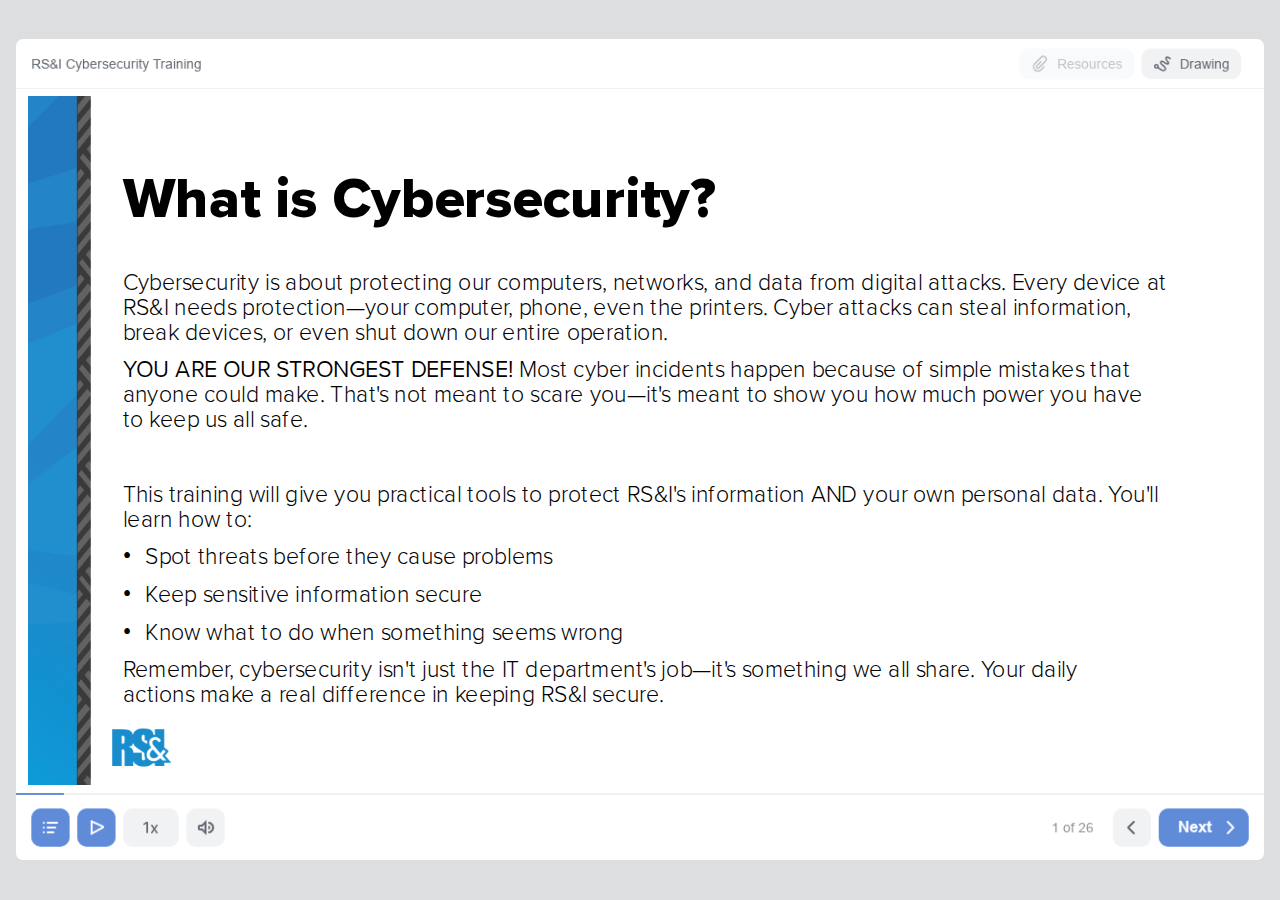
<file: Cybersecurity/courses/RSI_Cybersecurity_Training-LIVE/res/index.html>
<!DOCTYPE html>
<!-- Created with iSpring --><!-- 1296 864 --><!--version 11.11.3.9007 --><!--type html --><!--mainFolder ../ -->
<html style=background-color:#dcdee0;>
<head>
    <meta http-equiv="Content-Type" content="text/html;charset=utf-8"/><meta name="viewport" content="width=device-width,initial-scale=1,minimum-scale=1,maximum-scale=1,user-scalable=no"/><meta name="format-detection" content="telephone=no"/><meta name="apple-mobile-web-app-capable" content="yes"/><meta name="apple-mobile-web-app-status-bar-style" content="black"/><meta http-equiv="X-UA-Compatible" content="IE=edge"/><meta name="msapplication-tap-highlight" content="no"/><title>RS&amp;I Cybersecurity Training</title><link rel="apple-touch-icon-precomposed" href="data/apple-touch-icon.png"/><link rel="shortcut icon" type="image/ico" href="data/favicon.ico"/><script src="lms.js"></script><style>body {background-color:#dcdee0;}#spr0_4390de0 {display:none;}</style>
    
    
    <style>
		#playerView {
			position:absolute;
			-webkit-tap-highlight-color:rgba(0,0,0,0);
			-webkit-user-select:none;
			-moz-user-select:none;
			-webkit-touch-callout:none;
			-webkit-user-drag:none;
		}
		#playerView * {
			position:absolute;
		}
		#preloader {
			width: 50px;
			height: 50px;
			position: absolute;
			top: 0;
			left: 0;
			bottom: 0;
			right: 0;
			margin: auto;
			border-radius: 10px;
			background-color: rgba(0, 0, 0, 0.5);
		}

		#preloader::after {
			content: '';
			position: absolute;
			background: url([data-uri]);
			background-size: cover;
			top: 0;
			left: 0;
			bottom: 0;
			right: 0;
			animation: preloader_spin 1s infinite linear;
			-webkit-animation: preloader_spin 1s infinite linear;
		}

		@keyframes preloader_spin { 0% {transform: rotate(0deg);} 100% {transform: rotate(360deg);} }
		@-webkit-keyframes preloader_spin { 0% {-webkit-transform: rotate(0deg);} 100% {-webkit-transform: rotate(360deg);}}
    </style>
</head>
<body>
	<div id="preloader"></div>
	<script src="data/browsersupport.js?8B43EFE4"></script>
	<script src="data/player.js?8B43EFE4"></script>
    <div id="content"></div>
    <div id="spr0_4390de0"></div>
    <script>
		document.addEventListener("DOMContentLoaded", () => (function(startup){
			function start(savedPresentationState)
			{
				var presInfo = "eNrdfety40ay5quUOcdjO0KgARLgRedHD0AA3bQlUSapbnutDgVIFEmMQIDGRWy2oyP8Drt/TsTZv/tgfpLNzCqAoAip1bLnTLTtGUsCCoWsqrx8eanCr42gcdr41Wm5hmaphuLo/YGi9+220hvYuqK6g56ud61Oa2B9aJw0Mmg8nvx9yAa7GU9SPs+TINuxaeIFURAtocX84022jVOt1VNPGqvGabcFP+fwyDxO+GST3HTVnt7tdQ1ot7lrnLZUrXPSyJHIIN0kPOVRxpMbTWvC/9o3fVXt/uel+dL8DtrzxumvjQj/c4v/gT+zJOcnDa9x+jPdaGw20CylP6FJu0WvXnhhyuky/fbh7YcT0TpKD1rrj7feHLZuf6TvrNpa+0jrzeOtcZj7xotDQjrUWMzEcc/[base64]/tU5cc0SxV2FX6ZIVVA2ylbrmdbcFEqk2yMVoreBXr8cG4xSPdkP+t2DQ7hOrqNDHQVNvFmcZ2yTxBmfZ6CuWJwnbB6vNzmonfSERTzbxskt/OZFPkOy2CKJ18wPlkHmhczLMm9+mzaZc8eTHfP5XTDncJWRSow499Oy9zj6/bf/s6u+4IRtVnHETxi/4xHLVhzaBqjwoEMiteifzb2IpRmHNwbRIk7WHnZ3wmYJ927lW4HGOBE9pSsYlB9vIxoOqNAg4Sze8IQea14nP42umDl22OhqzCbT8ejipTOZMttxnYuJ8wU7j9OMzYmAIJrDSkVZylbeZgN9z/jcy1PobsHSYL0JOVsHaebd8hQGAAP3oh0MCYaYhz5bw/Umm8L1r1IWxRlbcy/KWBazdO4BTTAbMCcB3t3fWcVbvMHw5zqfr9gm3gIldMm749jmlvMNy2H5wpCl3oLDkK6T6QoWNJN2h20DuLcM7uglMK8erMAc5i+L4zDFPuSy0ErB+yvzyswLm9FC4RTCtKVxBE/[base64]/WCx4AmP5jgGWg/sgrhejKMpLDRoFdBKalNVNZJSvdnV+13dAESgG91Wt8UVTfvw9gTFnnTXz2+lfhMqyZcPq+IfXT4trLzQhgH9BjqHugDyNzyVlyaiv9fix07+uBU/F+LHNhaNC/W3u4dkzkEG4c9CqAtN6HY0vd13bcU0DIBQ5qCl9DsDS2m5fdtoaY7pWnWasFWrCVtP0IStZ2nCj4ymVinOk3wekHITC1qIPDDICtQgiHw9A3OhA70d8JYPTAJC6/MMWAhUUwp/psA6GxKjE7YIIi+ityQcsKAvNewsT4OIp6A0Qy8CLfgGeX9+oArTfD4HvXpC4oZSBoxXaCeQxDegrkFVxpuUKWyEMlzovZQtOajFIE3yTcb96+QcFNUOL+CzXoIPTEFYQMck3pILbY8aFlTQHDRiymK4w/5Db/Z6oPTCEMf8c/staJ4EBY2UcfFWMf6UBoWCF+EfYZyiZowWqFKF5OSgE16BIH2VkqDeAkFCGkH2Eyncp6xvfIkK98kqeZWvwWCUivln7e3PrbdCEZOiTSvaFK0OKVjSiWg/oA0agGLCSYvMduwW9BLpCamatl4GMwPLD9r3Ly7sZqdrdEy3rdh9U1N0q+cqvb7eU+yBbqptXTfaaq9G2Nu1wt5+grC3/1XCPga+VEBGwDg77zxkllNi+uk2wLbsFSz5dTKMWEsFVw1YZH6LPYDlDLlftuLwYLzjHMENz3jkS46dkalJ880mTjKQ3gB5GaxkjliK7CGY31shR94cMEJE5jIEWyZ7sDyw1LdsNPPWoCUcuMPO8/RWaAdzA/QiG0NHwPA+dgl8X/aEMpNHYKKsIJvH8GZAGWsBS0AjgFwIAda03gmwF/vZeCv6lcNCa5jF8HZAYSCdfhKDePnI+v8BziebFSKvv5V4gxOM2ZGAv2DDTNjPDP6Cx6DPFZCy4FuB8mgO0/[base64]/rqsEH1huATwPYnzm/5MEGYSb7O5vEi2zrIaYtr56SdSw9LHo50LYChkuBsLmkHNiZeJJt8mQDVhNsbxTuAGfLHk/ZBWAAlB8AsOISPUODAw59wcz0FnWRxOJBBGIJ4gsDACLJwjbZVeTl2SpOgvfQVdkNSt4cR8/[base64]/8S6oGy9A7rmubSqdt2Yo+MFyl3wP73wZc0HV7nU5bbdeoBqNWNRhPUA3Gn6oayJezyZcr77/yZkEGd8/Q4FGDgeQWkLKMb8if87bejtgeuRJkApj8BaMnDuIYgPcp7oAtwX1PCizcRAcVoQC7lA4wc70UJOYiJrOEvaZ5ugFCY/Dm+Vr4ClseJH7ZOYgwANUgTkhgCull1414sbhuvACyI7CYGcpHsF5zPwDJDVEjkatN7oCDHRN19OeIVIkdo4uMuJnGkqQBiFQT3irowObgTlhedEtxIRoZzQo4DvAWjCWAD4QTXEp/AUSuk6uUkDK+TfTm+T5oOFJkeZYCF6CtF/[base64]/++Jz5VOfuaG3JHv5hpxZN04KJnXaLdUadFTF6FsICdW+YtpdTdF0p+cYum52LL2GSbu1TNp9ApN2n8WkdUNADhUqb3+fgEQYpARXrvNWV2uznzjacNCkA8BBgPSvG8CLACYSpjATeFAwGgZ7MoENC9VFlkZGDwCKAGyKSC/KfidZgkyED/ro6JWqT2GD0AvWqXQVqU8P33lLrofQlMi+qRCe98m73SZb/GM9y7zFPPKa796XL7nw1iBdMadA55qGLp5XYECTDEDcGwR9YlRl50DtMgTE5y29XRQn/0BEA+9DtV/2fJUsYcQnAD1T8KhDGEqO4SDs1xQKHqRFqGxwk3Xh3n4BrwExum6cBesA3b8sWKOOX/Dki99/+++y85cc5jeYs2XCeUaRK+zXBt8MTVECvSDVIFWoSoRhwnBrBKP9K0pZp2NpesdQFcuxdEXv6AMAVpqt2IZr6X1roKnOoEbKerVS1nuClPX+VCk7Q53/d4IgKCRlw4qQTfb4hhQqyRbAqhT45o5Lj2UdU/yOwiLUrPBbCrXcZBi4EbcwQUIxnVmcZSiVCwAMwE7RnoMjABWA3oEcCies1hQuVJiTwuUAoPtOCN+Gxxgu9FJS/WghYITXDaAjWOyAF8vkQNn1D2MAZuh20PN5hJEIzE4I1w0E3EN5FKaMF0mQEPm5CCOivFV7nMaxgsEQJYuVGVdw2oXcYHcuhng36KGBpctJMCuh45jiTHkUZAKrf4biMYlpJA4GwDgnuzxFc12CpYEO2Khn2oqLcqFrbZQQHRBTx3G6bcvRTb1OQvq1EtJ/goT0nyEhD45CBiZ2XwErAOhn3yETYIyRYFXhngIqKhoV9y6JM8m33gfPUMMi6mFrsCegk4/Dj4CR9gFIyr9Kxk5KuMO+hhaEsSJOApfe7kMHJSb64hsMaSDuQkYsOpIcuOLh5jpx3oEvhUkQjJb9kvOUfPDSB5FpM4xZ0OTQZYHFEMr9kAfv32O0Q8geUrDhGSl6YPX5Kgj9FYYI0wwtRSrTm5huQSMmop8xwwhOep/0fVrwlOYTR5Bmub+TDQt3pZq7QdcDwSXIa5BIKoUzMuNhwO8wOPDZpvQAsIKptuN8BmZdhFSGGRvlWWmGVNVsGU5fUfutLvj3A/Dv2y4KmWk6pt3pOY5bV9ag1tc1qE8pbFCfFeJ/cCiln28S27FLAC7oAGRgUSo+tpScF4X/u/EiQCPAfAmgHVC4E3A91+SeENCBjojn5zuMFIg4M3C7zxZkDxVJAvkdOwEnBYS8Tl6TEQFqfb5BIBhhMAkNBEgeJZ2IDfdxpq8jkUKP8+WKGtyPDHxTRhOAWUGGFcwOQkMJkYCwBXDwCVgbEQyI7lAklyCKKKsi1yFnJCp8fDRi143vUOiYnUcIFmXc/mA09yzkLN+xZbAAHOiBvL0ATBDe4nWUUDBdGNpAlwpHipdAY2G+FAZLATzMjtLcJ3wT7orYHxEEHp8ljDpYen7Kzjh4j8EatYmIDWJkd0sPF2rrMBVbTqDo7vMU2MtCU/+dFYC7CFuV2XfDNTTXcRRXsw1F1zVT6Xe0tmKrttPR+j3DadcK7AOFSE+qRHpOKdIjQykF9rL0w01Qt7YMGNgxLC6G2kD1U/[base64]/0Rdi4GUDLxBd8yC/QtIPYAtL1gKRn1PWUDjJyJ5ItfljVQtCl+D/qLXJgMK5oqnIFoZ72J0zSYIRDE/[base64]/o6DO0phRjacyox7tNfhozPqRzH27OvaAlobLigykIwAKWs7O0CSFuOah641czQmwY50zqUugMng8TwPHhX0ZCnDDwgMBleingIc3fi1yhHZsFyrN16FocpVQxgoQGWP5yyK6nrN6vEw/gWydR1Y4DuOP/CTtDX+cf5rm2e/20COBJrqkRsS8jUxWiKLA+9nGJSpHRmFt4aU0/[base64]/DPMlaFDydMmLrYEEBLGxHtdP3HGUJU8BHAJw+p7gVFgiCe1XktEXlkKAFXw9WKE8i5EOgs5IgrCT+itQg8TgKGGUc9/dNTHmWkH1/vUwfwShQ7NBzvyOLiaWEPggrOWNYLLAPDC/z0EsI5n2met5bcDbdWzaRky61vdqz24NuXzFUXQNQZFtK32h3FK3tGFbfAne9Xxf50uqz7tpT0u7ac/Lu9aNAhp+svSSTfzNKRyM+uBTVOFiBOkEwDstKQsHZG5nHq/[base64]/xXKIN0HkU14BdN1IxDByasm84lHyNL15ApicKh0pDUipaVEpSGqM8sIJL7cfYInWAhANMB7GeVHl/[base64]/YOGHHILA77CaludXZC+iev9hBb6sRfsX+0Y+T0HDCl8QY68ivHhQPUW1Rff3dmEFISliNoHn08MKLXYeLFcZcDu8fEGmBLcg5T44vliggXFLhYnSf2TfO1HcH8ZA/SaJl4m3TqtlIwDW442S046JWbyeoQdd1C/7hXxQBTKGaMkaiDKoHbqzu32fymFBJvnHgU9WRtRfMrnTAnEQAKAgydPD/[base64]/UpzJJQapyi2Lfwk5m9CuyQNB62ktQ3V7jjJweh1M+rUVa9DpKEbP6Q+0bldzDadO0OpT69pTcuta/48LWmUk5GNsMNIod/pU/[base64]/lH7Q5kvDLMMIaiTk6xzKTK/yFMcEZc+thhNMRVYek4hech+ACU0ntTlTYIQdStktwFb55j18Q1BT+607UrYoiDypaFTVVxJ4V9OWJvROpLFqkVHhEyAuBVHXTycOARkITgnXCJblORr5f1IWIJMJBvW3tDloZHgqyXIS8RAkVJZ1JrPE3by7EmZwxKg+jzSuFRJVuzefK/q9EmvKQ+zVb66j2ANi9pargO+h9xRx0dcXQ7V7Ldbstq2/[base64]/5ClADhNJU6B2AkkTjYpdsoXcKqQR/Jcys2SHnDoP3HXIGAkwPcyjS1zvmeY870XJjqpIB+Ujy29LPGoRKJS0cSw9qOCgtIKDMJZ/CsAIZr8MW7bhtn5vnrCCEY9y81EhtV2B4OeMrBMkIy25ip9p20pttq2nIGqdvrtVp1k1OeEW0/JCbfaz5OMR0Yj02MoKLg/[base64]/BnMkJq+ytx8OLavZd0yA/T6n9oZhu9nfAQXJjQOnF9PuuA4KpOE7bUXTHaimWa2DZU88aaGa719PrNlW16tPZraeks1vPSWfXDgJl1PT9AG944f46mSiEcEGUIwOd8WI/1JsVAL2CH0BIM7B56POKNHQSrPHwiGLj+4ncVIfVogm+oOgeGQsrzoXNwoyhYC0MG9HxZQdHP4FFuZooA2c8ZV8f6gxkvWG0SDyQtHyOCZl9Mt6kGt9vTtFy3wW4vwOPr8mKA9KgFSUnimMBsKuyXyxFKo+aSNnvv/1vts9Zbrfb5jxIveYyvmPXict9nsDYponnc4xno8WiIgF3OoDXj8TGD0CIab4GeVjmAXg0WE8bMe8uDqgKn7bHipN19ge31Va1H9OyyOaSlEkUA5/jzq9T9hKHRetYarytrC2u2Z+833iJ53dghDopTlzY53/IySNCj4lIy1ez60RmgQcwmZSNor/QJpyy4+PqsPhgSUA6lFyGcwDTntKxKKJiv0hfEUcVWo5AvxdVz4IgpF4e/9BkH9GfJ9JkwOLMgUPFDKR4WgCsf4CK8Y6LFBuWg6JGv38OSSqNQRBhVAlffBcsg5AWWERQi+Lw/fFin+t5AlzSX+o+1TXUAYb0Xb0NPiyQDGpPMxRNHZiDvm6ZWlur03315Qytp5QztJ51jEBJOSq8n7W37LsmSOotmrnff/tveRSVjYdjWVSoC8s2DUSY7xWdO+UkSZzQ5kgVtO/vv/1fVDtx5VSipfc+wIMwzr2kyTTtBBsaTfbzKMI6yLdNZt6BpGGk//Se5ASVjpS17Ih2b36Lsnj9LQ5emUm6FDoHS+FIz/W37GvwCbBQwmff5YBLtI548TdgbX9uvWVnTdxuFs1XD49zGN3FIeCbyjhPpLcPP+6wxojGOxkwLATynjPEdL7F45mqg+obSrxQDocWCFKqQ1SE76AkgpJHx9t+yyZAROjjsl43THnm2QAP/sJTiKoDZ+MgFaeK0Nln5//JXNqNhRf6zW73HNf6FbwyWyFaal43SBe9Gl6aJvsOBB7U8gnQEDZZW8yE/qSZWAUbD9wnel5MBx7DpqzKN1WnRMFujxe5VRmz/paZTfYqDqkqEda4OM4q9baHRzzBeMA23/[base64]/kIn/iLtBnt0KxffyvfeyOF8hHCO8QNr4OlT7QT1eYaN2d7v//2X+m+RlfUbxHRheppxsnyhF3Ed03W+wSGrj5+/W154tH1tzE9qhQRYixCBwu8xONbjji6vR/D52Uawf5gPz83VmHrRm/3W121AyNYhe3yr7cneNc4uNu5d1c9uKvt75LtTdH4/gK3frGkPSxPPpYmj85abhBtv4oTk/GRCE9FXlT+wlORf8mKxzeb0rD+kgfvN6G3A4kiw1xv7R3L7bZMw1Y0XWsputo2FEu1+0rPcHHPrupYfePQ2mO/Ml79qE1/YuXY0xnjg1wocQz1pRs1qI+GmYA8wu853JMELKJMbW7jxQLWomFi333VaHXbertrnDRsvNDStL6mq52WQe88bOHfb7Ek+tqtrqb3sElxGDZQMXuUDO1fSsZJYybPxt7TEzxKT+tfTE9wRM/scYLa/zMTdEQZvFqXhIEv+Q58IdSTHnPegU6bxaF/RKl+j9IWqSGt0+n126pa0qv26Z+2rrf1Xl8rqD5qLWjv9+h6t9fp9gBYixEcLSu83agj9gwTkkeEGv9jhFbo6zydvs6/dSK7n7bq3X8rsb06YgdxdExn79+x6H1J3oQvY86uhkdU9atUaU2129dUzSBRFfQYar/bMQrpPmzh329x7+2aeu/1AMrWQe0qauqfTsh+uaBT+rLHDCART8aeH+RgLjX8jEIcxklKcAaxLW4lWSa4Rwgv0U2g/m+O62puC2iON94cNw+fwkxnuw3HoY3OhjZ9CQE7cEKKXOz7wU30d/ygN9uw+7b1rN5e4ckuh53ZTssxPqGzKX+XHfQAmrrXtj+xh5ph6S3Q6M4n9nM8oKd3cxYv4z+yYBvwUx943h7YjqN+7HnCbg/04NI/T+rhaEU6WqfX/ejbRdTXyrMsjh4gwnB7lt1/XkfHK2Oo3a5lfVJvJG9/lCTq5M8g52iin7ZI97s4JuVJ/YjtXx9bMuRbV39uV8ekOQb++4n9HS/bs8h6YOGeQ9LzZKSmk2NyntDTBzQUUZbE4aUX8ZA+F+XdyVjEeexj09luguFU9LqojB0cbcujN/EIXXi/gLlr0V5+k4q6mAZrjn47unGreHvmzXhYfmrnLqCN6wXyoBaDgRjR/sM8cPEChldclt8GgqujPKOuK5cuQe1c4kH/9y/OgJHGXsaPe7lM+N3x1THfBpF/QARNwoXYHVxtStfxvNQawif5LAuykKc193BqkoMrr+MwX/[base64]/sFia802iv4Qybm0bszBwJlMhtaZc2OOh+bNmWk5ZzeWOfj+Zjq6sZyXwwt46GVcnJ4z48tAFG2KQ00YJUlgBA/3NZpOR+c3l+aFcwZdyZoclP1HHrowXw9fmtPh6OLGuoLnLybw6EWpU1gxkY90MXGm0+HFS3zQpLierNMAjJ3RgZCPPgx6zUEF97HRTUeX5dCm8aZ+XFf2cARDGo/FiOhJJCv3g5hFXiI+m/LAc5MrazqcnjmT8rkBHorps4G3oXTh0XOVybtwfpzKGcQJRCvxSOvLsfN63xp1GmZKj56YfD+8uHEuTKJRXh6eDac/3ZyPaNaKzdvewbyTYn+sr4vR+Nw8O+xksXhyL0D9xLmYOuOby1ej6UiMQAgp7ljJ4uPHcJVvLm5G7s1gdHUxLRacfSnvXJ1bzpjSU19OR1NT8sXky6OeXsPluiUm7fDIEr8xgd5zc/[base64]/HGKHYH8nZ4e3Q1hXnCgRdGp6YRCiO0qLs1di7PzJ8oHI4uUl0TwcDE1c4YWj6No+/1UWieh3TOYfPXozPguuIiriohEdn0ajwmjiQyhhMQ9ik0Pb88c4Dh8QV0qE7G90aFjl0sDQ9trY8jKlOA/uzRuQkCAyI/HQ8HuOh0OmaS7E7kFx7ESbHiwxNs5dHnAVfBjM4MLk7mFgXee6ApCmeDlPnx2gui4l1j8w1YEuDK0dkElJVdXCFpAcy0Yn7ibcVHWI/bj80JLYGDZ70kDza5Mc/OilZYnlHX8NXw5asz+L9Y01cF9qrv9ZI49bLgUKkazcnkzWiMM+6QZqQpKDJwMNd3gOPEHFQnRs7E8GIwgnUcTKv9DKM5zDuWuhT9lK3hjSYtjlx3oM4evbmZCvGYxszz76gopbrItPgn8pSlTB59TV9rFAd9yt7PQYeiUrJGPwIzkcQf3xh9j0L2/fGNn4irfypURMUIAm8WXEWM+ZOs56HTpmh2iECqnSYPrlnXxcT54QpmfGiefUIXKNWk/8CKOEDuxVWh0ZC5cf+ZbDe6vLq8GYP8QjOhk0BdgDCB/jUv7Ak8hMplTKC5ulmGdid7kZ/OvQ2vmNJHOrwcjadjczh9sD/xXbMEvweZVbsENnFs5MYfrob/68Y1wczY9xjgJ/ltNHE+Zio/NIV14O9REtOqLYYHnR+/FMWhdITMg6zTrCXgQN98hBGB346Z8FG6Hn4nCsonvBCrx4q9fDgln/ziyQDQ1Bhw46fMOHiKXEFT8mdOe0nJnzD1HyPw8Zf/GWvwdAokCB2Mzs7MS9Dr1hC10wSPhcT65vvtHDBkpPix6PHo5o9gW+1qF1h4eL/VxQiIcIUOZOXHvKlA84isN441GU5RPchDcEQD4tc/qqSRT+ULP6LB9rdtxzWvzqZ0hQaQrD05DUAzAgpJu1Cth8TZ4mzAYi8JjBwAR2U3XwjuM/oQL0SHJVP80YGWzCBHO3HM8eAVDPViIDw07CY8uAdrhOM5m+79uItYfE+BKpvzyD/sTICqYnokkRMKlPz+2/87aHq/Y9GKpiPM0pqmwC4oGGQDAzptgj/UDF9cdhxEVX9/75neX+giYHW/3ch10R4vFuLG1LQEGZUpKSnBmxIo7wdWhBDx/hB445n4D21wLf6jY5/w68bBulBoRLpcjb0PMyH0va+6v9cQXToQNgJiyKdVeFhtVyxCddyV2w84CtUme8mWKmDv9FLQSjwAFr1E62cj0xbg9Sz2fPpWjmQn4ZdJsQCGFX9X2PWO/LQPH/4/kWP67w==";
				PresentationPlayer.start(presInfo, "content", "playerView", onPlayerInit, savedPresentationState);
				function onPlayerInit(player)
				{
					(function(player){
	(function(player){
	var lms = iSpring.LMS.instance();
	lms.start(player);

	window.onunload = window.onbeforeunload = function()
	{
		lms.closeLms();
	};
})(player);

})(player);

					var preloader = document.getElementById("preloader");
					preloader.parentNode.removeChild(preloader);
				}
			}

			if (startup)
				startup(start);
			else
				start();
		})((function(start){
	var params = {
		presentationId: "",
		quizzes: [[25, 1]],
		scenarios: [],
		resumeMode: "prompt",
		grading: {
    "alternatives" : [
        {
            "slides" : {
                "slidesToView" : 26
            },
            "materials" : {
                "materials" : [
                    25
                ]
            }
        }
    ]
},
		tincan:
		{
			endPoint: "",
			auth:
			{
				type: "",
				key: "",
				login: "",
				password: "",
				name: "",
				email: ""
			},
			i18n:{
}
		},
		scorm2004:
		{
			edition: "4"
		}
	};

	var lms = iSpring.LMS.create("ISPRING_LMS_ID", "2004", params);
	lms.initialize(start);
})
));
    </script>
</body>
</html>
</file>
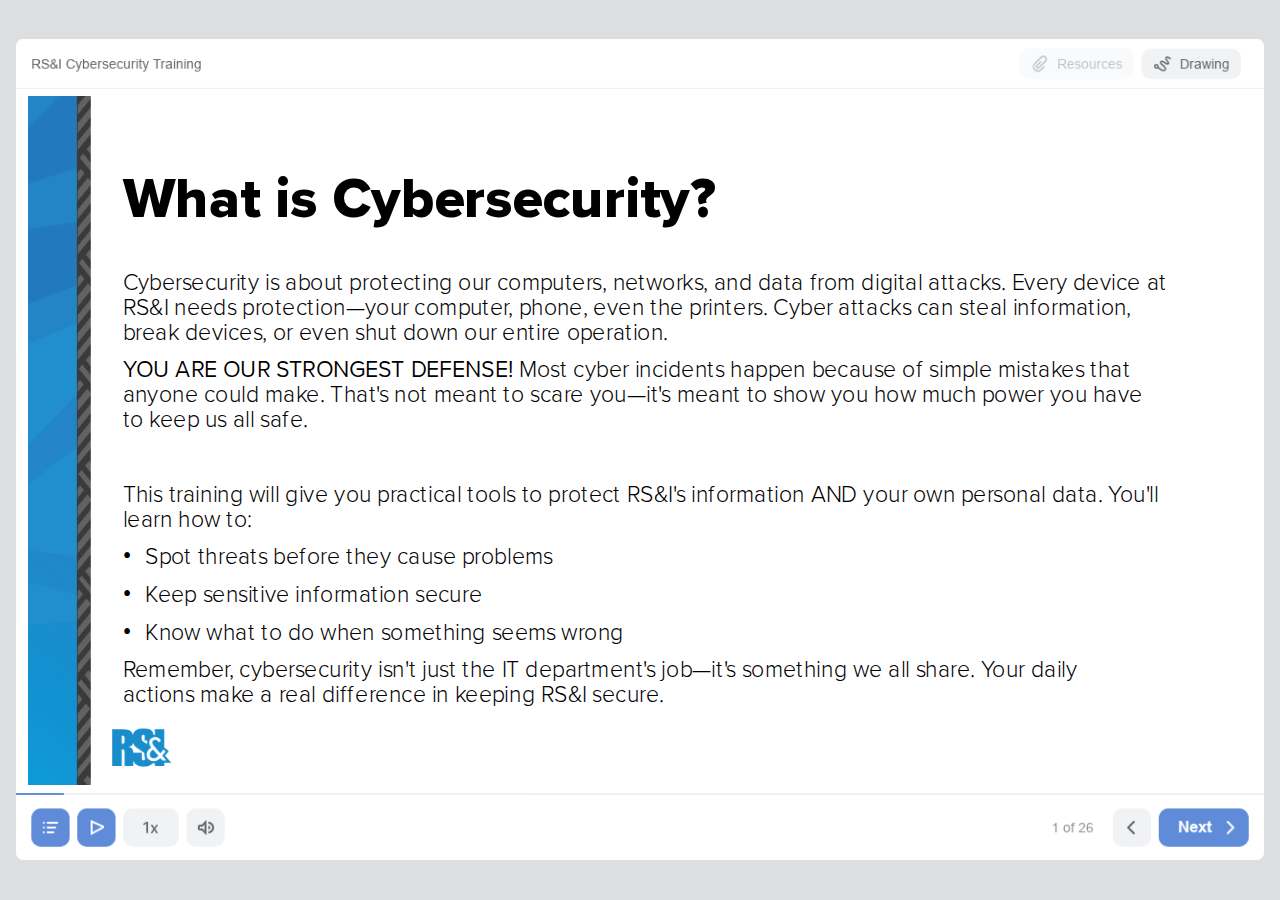
<file: Cybersecurity/courses/RSI_Cybersecurity_Training-TESTWEB/res/index.html>
<!DOCTYPE html>
<!-- Created with iSpring --><!-- 1296 864 --><!--version 11.11.3.9007 --><!--type html --><!--mainFolder ../ -->
<html style=background-color:#dcdee0;>
<head>
    <meta http-equiv="Content-Type" content="text/html;charset=utf-8"/><meta name="viewport" content="width=device-width,initial-scale=1,minimum-scale=1,maximum-scale=1,user-scalable=no"/><meta name="format-detection" content="telephone=no"/><meta name="apple-mobile-web-app-capable" content="yes"/><meta name="apple-mobile-web-app-status-bar-style" content="black"/><meta http-equiv="X-UA-Compatible" content="IE=edge"/><meta name="msapplication-tap-highlight" content="no"/><title>RS&amp;I Cybersecurity Training</title><link rel="apple-touch-icon-precomposed" href="data/apple-touch-icon.png"/><link rel="shortcut icon" type="image/ico" href="data/favicon.ico"/><script src="lms.js"></script><style>body {background-color:#dcdee0;}#spr0_37eb3f2 {display:none;}</style>
    
    
    <style>
		#playerView {
			position:absolute;
			-webkit-tap-highlight-color:rgba(0,0,0,0);
			-webkit-user-select:none;
			-moz-user-select:none;
			-webkit-touch-callout:none;
			-webkit-user-drag:none;
		}
		#playerView * {
			position:absolute;
		}
		#preloader {
			width: 50px;
			height: 50px;
			position: absolute;
			top: 0;
			left: 0;
			bottom: 0;
			right: 0;
			margin: auto;
			border-radius: 10px;
			background-color: rgba(0, 0, 0, 0.5);
		}

		#preloader::after {
			content: '';
			position: absolute;
			background: url([data-uri]);
			background-size: cover;
			top: 0;
			left: 0;
			bottom: 0;
			right: 0;
			animation: preloader_spin 1s infinite linear;
			-webkit-animation: preloader_spin 1s infinite linear;
		}

		@keyframes preloader_spin { 0% {transform: rotate(0deg);} 100% {transform: rotate(360deg);} }
		@-webkit-keyframes preloader_spin { 0% {-webkit-transform: rotate(0deg);} 100% {-webkit-transform: rotate(360deg);}}
    </style>
</head>
<body>
	<div id="preloader"></div>
	<script src="data/browsersupport.js?734B53B5"></script>
	<script src="data/player.js?734B53B5"></script>
    <div id="content"></div>
    <div id="spr0_37eb3f2"></div>
    <script>
		document.addEventListener("DOMContentLoaded", () => (function(startup){
			function start(savedPresentationState)
			{
				var presInfo = "eNrdfety40ay5quUOcdjO0KgAQK86fzoAQigm7YkyiTVba/VoQCJIokRCNC4iM12dITfYffPiTj7dx/MT7KZWQUQFCG1WvacibY9Y0lAoZBVlZcvL1X4tRE0Thu/mn3Htru6q2iW1lEMp6crfd1tKXjVaOkDzW7pHxonjQwajyd/H7LBbsaTlM/zJMh2bJp4QRRES2gx/3iTbeNUa/XUk8aqcdptwc85PDKPEz7ZJDftXkdva10N2m3uGqctVeucNHIkMkg3CU95lPHkRtOa8D/9pq+q3f+8NF+a30F73jj9tRHhf27xP/BnluT8pOE1Tn+mG43NBpql9Cc00Vv06oUXppwu028f3n44Ea2j9KC18XjrzWFr/SN9Z9XW2kdabx5vjcPcN14cEtKhxmImjnsODxu3H298V23ce5zmtI6Mh1vzGjoebr04aN3/SOvZQevu463v8oPWHxnlnV9tbaiPt84O6O6qj852djCBvYdYBNo31gf8jhKYNj7A9Q1e94rr4X2eOWkkyFyNDyQjvzYWkpU+FO/Fnt6svIwF6aE4vwDShqg4ukanPXD7HcXpdV3FaPW7Sl/r9hW95Tp2v+e4PafzQYyj4XuZd/1tGgY+15r/xNHN71+dE9csUdxV+GWKVAVlo2y1nmnNTaFEuj1SIYYO9Prl2GCU6sl+0O8eHMJ1ch0d6iho4s3iPGObJM74PAN1xeI8YfN4vclB7aQnLOLZNk5u4Tcv8hmSxRZJvGZ+sAwyL2Relnnz27TJnDue7JjP74I5h6uMVGLEuZ+WvcfR77/9n131BSdss4ojfsL4HY9YtuLQNkCFBx0SqUX/bO5FLM04vDGIFnGy9rC7EzZLuHcr3wo0xonoKV3BoPx4G9FwQIUGCWfxhif0WPM6+Wl0xcyxw0ZXYzaZjkcXL53JlNmO61xMnC/[base64]/Jforzr6DnkHtJRCRm8el1MtnA4LIVLAfM1IxDVxzXc8fEZMG7ZiFfp9fJ90g5WLU0yJC26luJLzk0iaDXLc4lUOnH8Csuabzm2QoHlnLoiG2TOFpeJ2O+5usZctL8HmtHX2Xsn3maEVsNp8AkGy/J1rCUMNh/xrNi3vcdb7mYzxWsDI0zgSEH4Y55xLwprSbzWIJs6AeLBU94NMcx0HpgF8T1YhxNYaFBq4BWUpuqqpGUGs2u0e8abUAERrvb6ra4omkf3p6g2JPu+vmt1G9CJfnyYVX8Y8inhZUX2jCg30DnUBdA/oan8tJE9Pda/NjJH7fi50L82MaicaH+dveQzDnIIPxZCHWhCd2OZuh911bMdnugGOagpfQ7A0tpuX273dIc07XqNGGrVhO2nqAJW8/ShB8ZTa1SnCf5PCDlJha0EHlgkBWoQRD5egbmQgd6O+AtH5gEhNbnGbAQqKYU/kyBdTYkRidsEUReRG9JOGBBX2rYWZ4GEU9BaYZeBFrwDfL+/EAVpvl8Dnr1hMQNpQwYr9BOIIlvQF2Dqow3KVPYCGW40HspW3JQi0Ga5JuM+9fJOSiqHV7AZ70EH5iCsICOSbwlF9oeNSyooDloxJTFcIf9h9Hs9UDphSGO+Wf9LWieBAWNlHHxVjH+lAaFghfhH2GcomaMFqhSheTkoBNegSB9lZKg3gJBQhpB9hMp3Kes3/4SFe6TVfIqX4PBKBXzz9rbn1tvhSImRZtWtClaHVKwpBPRfkAbNADFhJMWme3YLegl0hNSNW29DGYGlh+0719c2M1Ot90xXV2x+6amGFbPVXp9o6fYA8NUdcNo62qvRtj1WmHXnyDs+r9K2MfAlwrICBhn552HzHJKTD/dBtiWvYIlv06GEWup4KoBi8xvsQewnCH3y1YcHox3nCO44RmPfMmxMzI1ab7ZxEkG0hsgL4OVzBFLkT0E83sr5MibA0aIyFyGYMtkD5YHlvqWjWbeGrSEA3fYeZ7eCu1gboBeZGPoCBjexy6B78ueUGbyCEyUFWTzGN4MKGMtYAloBJALIcCa1jsB9mI/t9+KfuWw0BpmMbwdUBhIp5/EIF4+sv5/gPPJZoXIG28l3uAEY3Yk4C/YMBP2M4O/4DHocwWkLPhWoDyaw7R8chnHPgDEbfqCEXC5DYAQkGAhdQT4YDZRkSENhAH2s35bhQghTqkQQ4FCy/WXqEdAIIFYJOoRaIwkm4AOglyAk3kJh0BT55lQ6zhDpNphEAI7pJ+pcSdrNilm5zIOg3nA00LIdcuyDKPVUQy1qyqGo7WVXqfdVlTwdTSn1R2o7X6NkBu1Qm48QciNZwh5/RBQsqckCxt5hSG8XvGEV6EuLPUJkx4IyLO3zLm0u9QteTbCxhRQVkB66AVsTLxGGV0jtIXf11WDD6w3AJ8GsD9zfsmDDcJM9nc2iRfZ1kNMW149JetYelj0cqBtBQyXAmFzSTmwM/Ek2+TJBqwm2N4o3AHOlj2esgvAACg/[base64]/[base64]/[base64]/[base64]/677Pwlh/kN5myZcJ5R5Ar7tcE3Q1OUQC9INUgVqhJhmDDcGsFo/4pS1ulYmtFpq4rlWIZidIwBACvNVuy2axl9a6CpzqBGynq1UtZ7gpT1/lQpO0Od/[base64]/WdIyIOjkIGJ3VfACgD62XfIBBhjJFhVuKeAiopGxb1L4kzyrffBM9SwiHrYGuwJ6OTj8CNgpH0AkvKvkrGTEu6wr6EFYayIk8Clt/vQQYmJvvgGQxqIu5ARi44kB654uLlOnHfgS2ESBKNlv+Q8JR+89EFk2gxjFjQ5dFlgMYRyP+TB+/cY7RCyhxRseEaKHlh9vgpCf4UhwjRDS5HK9CamW9CIiehnzDCCk94nfZ8WPKX5xBGkWe7vZMPCXanmbtD1QHAJ8hokkkrhjMx4GPA7DA58tik9AKxgqu04n4FZFyGVYcZGeVaaIVU1W22nr6j9Vhf8+4GL9VAoZKbpmHan5zhuXVmDWl/XoD6lsEF9Voj/waGUfr5JbMcuAbigA5CBRan42FJyXhT+78aLAI0A8yWAdkDhTsD1XJN7QkAHOiKen+8wUiDizMDtPluQPVQkCeR37AScFBDyOnlNRgSo9fkGgWCEwSQ0ECB5lHQiNtzHmb6ORAo9zpcranA/MvBNGU0AZgUZVjA7CA0lRALCFsDBJ2BtRDAgukORXIIooqyKXIeckajw8dGIXTe+Q6Fjdh4hWJRx+4PR3LOQs3zHlsECcKAH8vYCMEF4i9dRQsF0YWgDXSocKV4CjYX5UhgsBfAwO0pzn/BNuCtif0QQeHyWMOpg6fkpO+PgPQZr1CYiNoiR3S09XKitw1RsOYGiu89TYC8LTf13VgDuImxVZt/[base64]/o7Rb+tEnqIWEwyTAGMJhtBN0XOHQPxwPUgowE8SMkGEbn/XCNjJTecexEo4aQEeZ2ebVp9Q1dMp2+BG9RVlR4wuGK2e5Ztdx2716nLL2v11STaU8pJtNYfYediACUTX/Ats0DfAmIPQNsLlpJR31M2wMiZSL74ZVkDRZvi96C/yIXJsKKpwhmIdtabOE2DGQJB7G8ShxSoOC1lBkCLIEQEDKwAczhga06YVjShCNmZl2Z4AQElBe8oh2xj6RZ55JTtycEkKUd0SGy4B1UkNODykDUQmlzWpVGwjDJVhBirNRxsdOEAsSkGtIu+kZh76j6jZFgUh/FyVxTbiDzv/jIGPQCVkSGpziXKSsjfVWHdZ2oAJmINSsW4z9D2Om23oymWpjmK0esZiul2LMVp665qqH3Latl1YlJfh6E9pRBDe04lxn36y5DxOZXjeHv2FS0BjQ0XVFkIBqCUlb1dAGnLUc0Dt5oZetMgZ1qHUnfgZJAYngfvKhrylIEHBCbDSxEPYe5O/BrlyCxYjrVbz+IwpYoBLDTA8odTdiV1/WaVeBjfIpm6bgzQHedf2An6Ov843+nm+d8mgCOxpkrEtoRMXYymyPLQyykmRUpnZuGtMfVEf8FI14jhMD0Ks4wXJuThFLfNIsFDmFKWQSzAcvpoK8iBSSsO1efJ4Od5mAWKC4sHysXMQaFEWJ1KwP3rc9f8pqy3dtudtqr3lEG/DYbB6rqKZaktwDmuY7qO5tgttY7j64sStKdUJWjPKUv46IBKQ1EmIC3AEPlG+ilFyTY0fcFMTLzHsOAUhyq6AdW5EYB9n0unjOBmg8/vME+yFgVPp4zYOlhQAAvbUe30PUdZwhTwEQCnzyluhQWC4F4VOW1ROSRowdeDFcqTCPkQ6KwkCCuJvyI1SDyOAkYZx/19E1OeJWTfXy/TRzAKFDv03O/IYmIpoQ/CSs4YFgvsA8PLPPQSgnmfqZ73FpxN95ZN5KRLba/2bH3Q7Stt1dAAFNmW0m/rHUXTnbbVt8Bd79dFvrT6rLv2lLS79py8e/0okOEnay/J5N+M0tGIDy5FNQ5WoE4QjMOyklBw9kbm8Sq+9nVjlWWb9PT6W/i3gRCfXGOsMaMMMp/[base64]//7b+ogCiNK6WKmFbZc6XPQ5AMSUAUZ6UZSEsUQMUTouLpi0J/WiJrglI2wMwJ4BtRfVHJgkhIUea55e6baj4EgT0mNkC7iw5jmClZO1bp61QYqJ2wE7SbIiwDNtJTBmviY7DuFOu0qE6F5FdkRotgjVdup8DQNtge/69Q+3HuhcijhZS1uu2B1dV1pdsZ6Iqh97tKT7PgP52W3u64vYFr1IZs6jPq2lNS6lr3DxZ+yCEI/A6raXl+RfYiqvcfVuDLWrR/sW/k8xQ0rPAFMfYqwosH1VNUW3R/bxdWEJIiZhN4Pj2s0GLnwXKVAbfDyxdkSnALUu6D44sFGhi3VJgo/Uf2vRPF/WEM1G+SeJl467RaNgJgPd4oOe2YmMXrGXrQRf2yX8gHVSBjiJasgSiD2qE7u9v3qRwWZJJ/[base64]/qsVmwLMrsRR+YoK8vDYQORdSGgpIxW4DrHIgKXWErJ4iyKeqyEy65H+MIFZEODzBXAM+QPQB3Y73JxNa4tNiLBFSnvJKEA0kRg2S4pR1EqlT8gRTfqoEC5/yWgzHc0Q5OFFpZo72PhfoV0RVpQXgpPEAGGXORARhbHHVRlEuYsCqbYBi9JMQNq3JrarH1J8WZXGKQqtyy+JeQswntmjwQtJ7Waqtuz1EGTq+DST9dsQadjtLuOf2B1u1qbtupE7T61Lr2lNy61v/jglYZCfkYG4w0yp0+FT9yv6Gv3C4mRSVdoyZeAI8AHptTOQuwP0d+EIxGSIZ7KUkHGBys+2qyN6JMEe1ItCwalhxNsScq+WiKKKgQsSIMCoALVv5LlpL/UY4Fd2BXt6sQy4mwKSX6ggwzYhSdqlz1GE0WIEgvoe09tNUtLbamir0Ln/GmNLGtR+Q6S/TkaHpX6ztKx+z1FKPb15VeG2tBzJbjdPpuR3frMgSt+gx16ykZ6pb63L33JfVU/kGbIwm/DCOskZijcywzucJfGBOcMbceRjgdUXVIKn7BeQguMJXU7kSFHXIgZbsEV+Gb9/gFQU3hv+5E3aoo8qCiVVFTRexZQV+e2DuRyqJFSoVHhLwQSFU3nTwMaCQ0IVgnXJLrZOT7RV2ISCIc1NvW7qCV4aEgy0XIS5RQUdKZxBp/8+ZCnMkZo/Iw2rxSSFTp1nyu7P9KpCkPuV+ztY5qD4DdW6oKvoPRV8xB11Daht1ruW63ZfXNOu6vT/e2npLubT0n3XtAPDI/BX2GGYB42peLhag2bYnG6A8pdvJVS5xywpx3m9ALaCczSsC24ACBQQiFi4MihK4UW4C5/0K25+88qqYANqXHsBIPbT9tuMCqD3mdOOekhBji7IiI5CHaVXnyhaQTO6RqX/[base64]/EOWAuA0lTgFYieQONmk2ClfwKlCHslzKTdLesCh/8Rdg4CRAN/[base64]/FNPN/g44SG4MKL2Yft91QDAVx9EdxXCslmK5bSx76lkDzdR7PaNuU1WrPp3deko6u/WcdHbtIFBGTd8P8IYX7q+TiUIIF0Q5MtAZL/ZDvVkB0Cv4AYQ0A5uHPq9IQyfBGg+PKDa+n8hNdVgtmuALiu6RsbDiXNgszBgK1sKwER1fdnD0E1iUq4kycMZT9vWhzkDWG0aLxANJy+eYkNkn402q8f3mFC33XYD7O/D4mqw4IA1aUXKiOBYAuyr7xVKk8qiJlP3+2/9m+5zldrttzoPUay7jO3aduNznCYxtmng+x3g2WiwqEnCnA3j9SGz8AISY5muQh2UegEeD9bQR8+7igKrwaXusOFlnf3BbbVX7MS2LbC5JmUQx8Dnu/DplL3FYtI6lxtvK2uKa/cn7jZd4fgdGqJPixIV9/oecPCL0mIi0fDW7TmQWeACTSdko+gttwik7Pq4Oiw+WBKRDyWU4BzDtKR2LIir2i/QVcVSh5Qj0e1H1LAhC6uXxD032Ef15Ik0GLM4cOFTMQIqnBcD6B6gY77hIsWE5KGr0++eQpNIYBBFGlfDFd8EyCGmBRQS1KA7fHy/2uZ4nwCX9pe5T3bY6wJC+a+jgwwLJoPa0tqKpA3PQNyxT07U63VdfztB6SjlD61nHCJSUo8L7WXvLvmuCpN6imfv9t/+WR1HZeDiWRYW6sGzTQIT5XtG5U06SxAltjlRB+/7+2/9FtRNXTiVaeu8DPAjj3EuaTNNOsGG7yX4eRVgH+bbJzDuQNIz0n96TnKDSkbKWHdHuzW9RFq+/xcErM0mXQudgKRzpuf6WfQ0+ARZK+Oy7HHCJ1hEv/gas7c+tt+ysidvNovnq4XEOo7s4BHxTGeeJ9Pbhxx3WGNF4JwOGhUDec4aYzrd4PFN1UP22Ei+Uw6EFgpTqEBXhOyiJoOTR8epv2QSICH1c1uuGKc88G+DBX3gKUXXgbByk4lQROvvs/D+ZS7ux8EK/2e2e41q/gldmK0RLzesG6aJXw0vTZN+BwINaPgEawibTxUwYT5qJVbDxwH2i58V04DFsyqp8U3VKFOz2eJFblTEbb5nZZK/ikKoSYY2L46xSb3t4xBOMB2zzLc/[base64]/hE3+RNqMdmvXrb+V7b6RQPkJ4h7jhdbD0iXai2lzj5mzv99/+K93X6Ir6LSK6UD3NOFmesIv4rsl6n8DQ1cevvy1PPLr+NqZHlSJCjEXoYIGXeHzLEUfr+zF8XqYR7A/283NjFbZu9C6fz7t4UvMq1Mu/3p7g3fbB3c69u+rBXW1/l2xvisb3F7j1iyXtYXnysTR5dNZyg2j7VZyYjI9EeCryovIXnor8S1Y8vtmUhvWXPHi/Cb0dSBQZ5npr71hut2W2bUUztJZiqHpbsVS7r/TaLu7ZVR2r3z609tivjFc/atOfWDn2dMb4IBdKHEN96UYN6qNhJiCP8HsO9yQBiyhTm9t4sYC1aJjYd19tt7q6oXfbJw0bL7Q0ra8ZaqfVpncetvDvt1gSfXqrqxk9bFIchg1UzB4lQ/uXknHSmMmzsff0BI/S0/oX0xMc0TN7nCD9f2aCjiiDVxuSMPAl34EvhHrSY8470GmzOPSPKDXuUdoiNaR1Or2+rqolvWqf/tENQzd6fa2g+qi1oL3fo+vdXqfbA2AtRnC0rPD2dh2xZ5iQPCK0/T9GaIW+ztPp6/xbJ7L7aave/bcS26sjdhBHx3T2/h2L3pfkTfgy5uxqeERVv0qV1lS7fU3V2iSqgp622u922oV0H7bw77e493ZNvfd6AGXroHYVNfVPJ2S/XNApfdljBpCIJ2PPD3Iwlxp+RiEO4yQlOIPYFreSLBPcI4SX6CZQ/zfHdTW3BTTHG2+Om4dPYaaz3Ybj0EZnQ5u+hIAdOCFFLvb94Cb6O37Qm922+7b1rN5e4ckuh53ZTstpf0JnU/4uO+gBNHVPtz+xh5phGS3Q6M4n9nM8oKd3cxYv4z+yYBvwUx943h7YjqN+7HnCbg/04NI/T+rhaEU6WqfX/ejbRdTXyrMsjh4gou32LLv/vI6OV6atdruW9Um9kbz9UZKokz+DnKOJftoi3e/imJQn9SO2f31syZBvXeO5XR2T5rTx30/s73jZnkXWAwv3HJKeJyM1nRyT84SePqChiLIkDi+9iIf0uSjvTsYizmMfm852EwynotdFZezgaFsevYlH6ML7Bcxdi/bym1TUxTRYc/Tb0Y1bxdszb8bD8lM7dwFtXC+QB7UYDMSI9h/mgYsXMLzisvw2EFwd5Rl1Xbl0CWrnEg/6v39xBow09jJ+3Mtlwu+Or475Noj8AyJoEi7E7uBqU7qO56XWED7JZ1mQhTytuYdTkxxceR2H+ZoPxHo8NEkLuO3SbuGKX7MOogCPXxnkaRavg/c0987h6sRiusp1XgFADhEkvw74lvsOvBWPCCsIWuN21ZDf8ZISsTO6bCdngHvJfFV+Z2kFbSJMAZX0JjFmSgBErjdZSVExaJi5kh6cATM744vsYFLQFh4yQ5xVyDxghMq1y+LDaBhXr7/zGt6+v1XOs/iKFIwFF66kbkYLiBGdRqUQHaceo4TJFD+ZgxBPtrs3kDllkqbY4+vqetYM8f56g1Bj9g8WW2vqKPpDJOfSujEHA2cyGVpnzo05Hpo3Z6blnN1Y5uD7m+noxnJeDi/goZdxcXrOjC8DUbQpDjVhlCSBETzc12g6HZ3fXJoXzhl0JWtyUPYfeejCfD18aU6Ho4sb6wqev5jAoxelTmHFRD7SxcSZTocXL/FBk+J6sk4DMHZGB0I++jDoNQcV3MdGNx1dlkObxpv6cV3ZwxEMaTwWI6InkazcD2IWeYn4bMoDz02urOlweuZMyucGeCimzwbehtKFR89VJu/C+XEqZxAnEK3EI60vx87rfWvUaZgpPXpi8v3w4sa5MIlGeXl4Npz+dHM+olkrNm97B/NOiv2xvi5G43Pz7LCTxeLJvQD1E+di6oxvLl+NpiMxAiGkuGMli48fw1W+ubgZuTeD0dXFtFhw9qW8c3VuOWNKT305HU1NyReTL496eg2X65aYtMMjS/zGBHrPzfH3YgiDsQMX7Js3w+krXGg6HV/uEAsmGyp/5phKEFJQSLXodTo1B6/OYQZu7NHgin4peAf6suN5jtrmqLE7xJnYN3RBXx81Gp6bLw9aXQZU2HDU8Gx48X21HR7cedRIzFallVCi1KxQPeblpWTFcjJBC6EFFu0Go4vpeHQmhO9mcDaawLwNzEucflIWpOBrmjo/DmHQV2ewmDDdDnK68y7I2CLHWi0637PuscMn3Mcbo9gdyNvh7dHVFOYJB14YnZpGKIzQou7W2Lk8M3+icDi6SHVNBAMTVztjaPk0jr7XR6F5HtI5h81fj86A64qLuKqERGTTq/[base64]/O4P9iTV8V2Ku+10vi1MuCQ6VqNCeTN6MxzrhDmpGmoMjAwVzfAY4Tc1CdGDkTw4vBCNZxMK32M4zmMO9Y6lL0U7aGN5q0OHLdgTp79OZmKsRjGjPPv6OilOoi0+KfyFOWMnn0NX2tURz0KXs/Bx2KSska/QjMRBJ/fGP0PQrZ98c3fiKu/qlQERUjCLxZcBUx5k+ynodOm6LZIQKpdpo8uGZdFxPnhyuY8aF59gldoFST/gMr4gC5F1eFRkPmxv1nst3o8uryZgzyC82ETgJ1AcIE+te8sCfwECqXMYHm6mYZ2p3sRX469za8Ykof6fByNJ6OzeH0wf7Ed80S/B5kVu0S2MSxkRt/uBr+rxvXBDNj32OAn+S30cT5mKn80BTWgb9HSUyrthgedH78UhSH0hEyD7JOs5aAA33zEUYEfjtmwkfpevidKCif8EKsHiv28uGUfPKLJwNAU2PAjZ8y4+ApcgVNyZ857SUlf8LUf4zAx1/+Z6zB0ymQIHQwOjszL0GvW0PUThM8FhLrm++3c8CQkeLHosejmz+CbbWrXWDh4f1WFyMgwhU6kJUf86YCzSOy3jjWZDhF9SAPwRENiF//qJJGPpUv/IgG29+2Hde8OpvSFRpAsvbkNADNCCgk7UK1HhJni7MBi70kMHIAHJXdfCG4z+hDvBAdlkzxRwdaMoMc7cQxx4NXMNSLgfDQsJvw4B6sEY7nbLr34y5i8T0FqmzOI/+wMwGqiumRRE4oUPL7b//voOn9jkUrmo4wS2uaArugYJANDOi0Cf5QM3xx2XEQVf39vWd6f6GLgNX9diPXRXu8WIgbU9MSZFSmpKQEb0qgvB9YEULE+0PgjWfiP7TBtfiPjn3CrxsH60KhEelyNfY+zITQ977q/l5DdOlA2AiIIZ9W4WG1XbEI1XFXbj/gKFSb7CVbqoC900tBK/EAWPQSrZ+NTFuA17PY8+lbOZKdhF8mxQIYVvxdYdc78tM+fPj/hzP/XQ==";
				PresentationPlayer.start(presInfo, "content", "playerView", onPlayerInit, savedPresentationState);
				function onPlayerInit(player)
				{
					(function(player){
	(function(player){
	var lms = iSpring.LMS.instance();
	lms.start(player);

	window.onunload = window.onbeforeunload = function()
	{
		lms.closeLms();
	};
})(player);

})(player);

					var preloader = document.getElementById("preloader");
					preloader.parentNode.removeChild(preloader);
				}
			}

			if (startup)
				startup(start);
			else
				start();
		})((function(start){
	var params = {
		presentationId: "",
		quizzes: [[25, 1]],
		scenarios: [],
		resumeMode: "prompt",
		grading: {
    "alternatives" : [
        {
            "slides" : {
                "slidesToView" : 26
            },
            "materials" : {
                "materials" : [
                    25
                ]
            }
        }
    ]
},
		tincan:
		{
			endPoint: "",
			auth:
			{
				type: "",
				key: "",
				login: "",
				password: "",
				name: "",
				email: ""
			},
			i18n:{
}
		},
		scorm2004:
		{
			edition: "4"
		}
	};

	var lms = iSpring.LMS.create("ISPRING_LMS_ID", "2004", params);
	lms.initialize(start);
})
));
    </script>
</body>
</html>
</file>
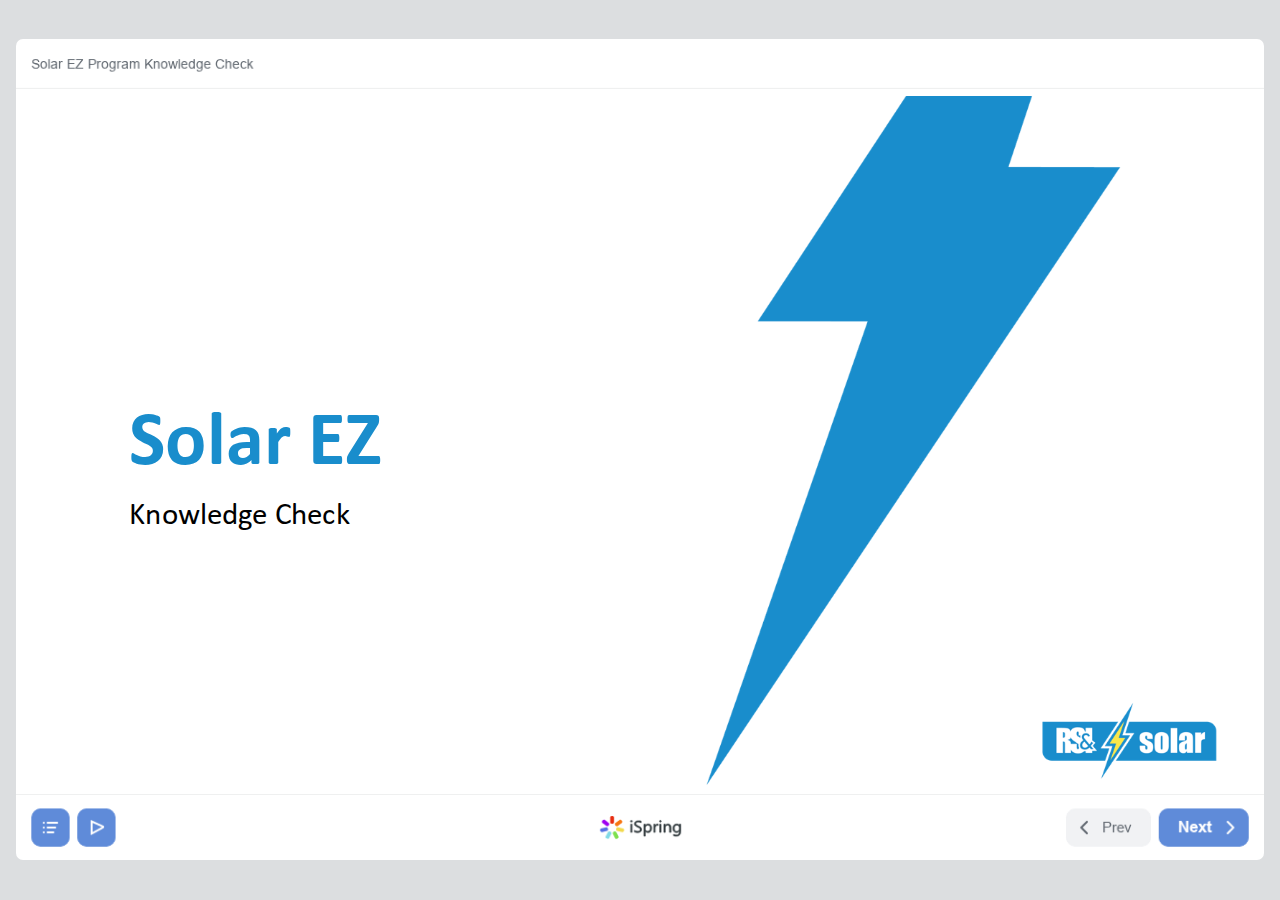
<file: SolarEZ/courses/Solar EZ Program Knowledge Check/res/index.html>
<!DOCTYPE html>
<!-- Created with iSpring --><!-- 1296 864 --><!--version 11.3.2.6009 --><!--type html --><!--mainFolder ../ -->
<html style=background-color:#dcdee0;>
<head>
    <meta http-equiv="Content-Type" content="text/html;charset=utf-8"/><meta name="viewport" content="width=device-width,initial-scale=1,minimum-scale=1,maximum-scale=1,user-scalable=no"/><meta name="format-detection" content="telephone=no"/><meta name="apple-mobile-web-app-capable" content="yes"/><meta name="apple-mobile-web-app-status-bar-style" content="black"/><meta http-equiv="X-UA-Compatible" content="IE=edge"/><meta name="msapplication-tap-highlight" content="no"/><title>Solar EZ Program Knowledge Check</title><link rel="apple-touch-icon-precomposed" href="data/apple-touch-icon.png"/><link rel="shortcut icon" type="image/ico" href="data/favicon.ico"/><script src="lms.js"></script><style>body {background-color:#dcdee0;}#spr0_1326f038 {display:none;}</style>
    
    
    <style>
		#playerView {
			position:absolute;
			-webkit-tap-highlight-color:rgba(0,0,0,0);
			-webkit-user-select:none;
			-moz-user-select:none;
			-webkit-touch-callout:none;
			-webkit-user-drag:none;
		}
		#playerView * {
			position:absolute;
		}
		#preloader {
			width: 50px;
			height: 50px;
			position: absolute;
			top: 0;
			left: 0;
			bottom: 0;
			right: 0;
			margin: auto;
			border-radius: 10px;
			background-color: rgba(0, 0, 0, 0.5);
		}

		#preloader::after {
			content: '';
			position: absolute;
			background: url([data-uri]);
			background-size: cover;
			top: 0;
			left: 0;
			bottom: 0;
			right: 0;
			animation: preloader_spin 1s infinite linear;
			-webkit-animation: preloader_spin 1s infinite linear;
		}

		@keyframes preloader_spin { 0% {transform: rotate(0deg);} 100% {transform: rotate(360deg);} }
		@-webkit-keyframes preloader_spin { 0% {-webkit-transform: rotate(0deg);} 100% {-webkit-transform: rotate(360deg);}}
    </style>
</head>
<body>
	<div id="preloader"></div>
	<script src="data/browsersupport.js?BC36C649"></script>
	<script src="data/player.js?BC36C649"></script>
    <div>
        <div id="content"></div>
        <div id="promoLink" class="promo-link promo-link_hidden">
            <a href="https://www.ispringsolutions.com/ispring-free?p=isfree&v=11.3.2.6009&hid=TbAetQxWqBUDKmSALb9ag%2Bqu7L4%3D&said=12066431&gaid=0.0&utm_source=ispring_free&utm_medium=product&utm_campaign=player_link" target="_blank">Created with iSpring Free eLearning tool</a>
        </div>
    </div>
    <div id="spr0_1326f038"></div>
    <script>
		(function(startup){
			function start(savedPresentationState)
			{
				var presInfo = "eNq9Wety2kgWfhUVW87+MQTJXEy2UlNCiFhlGTGSsJMZp1QCNaCNLkQXiCflqn2afbB9kj2nWxISwthOsuvEBrq/Pv31ubf43nAb7xrf+bHAj+WO3OzLfL/ZuejwTbHf6zR5cdwbdYeSdDmSHhvnjQTA8LLAVyP07IiT/+CmUbiKbJ+7DsKdR5wV4aQ1WXwB3K7xjhcu2+eNdeNdX4DXBaxbhBExNpEldLt8v88DbLNtvBPafO+8kSIbN15GhFg837poCVav3R78A0Ck8e57I8A/X/APfEyilJw37Ma7P+lEY7MBWEw/AuRCoNstbS8mdJi+e/z8eM7QQVxBd06jN1X0xTOykzKafwa9OY3GY+7ByyqRHgUzTdQle1Vw9zR4WwZfnuYcH6PxNJoc4fE0ellBD55Bzyvo/mn0Nq2gnznl1imjO+3T6KTCu98+rm2AN/yKB2MwxY1HGN/guJ2Pe4decN6I0F0aj9TrvzeWmXM85tuWwxK4KBja4rjdbw8ux01xOO42O11JaA7a3WGz3+3LsiRf9oRx75ERbzh2Yt+/jT3XIXzrn2jixeHoglrexO3dYi5Z+3O+tQlWLOb7lzTiOxdAzCkOAcdpn+9P963E9T66D+rZg9AzgU7arXabp0s7rX5n0O90Iat0un2hL5Amzz9+PkcuVHN/fs60yxTiZIvb7KeTrWZZg9nCpe/g/FREvLY3JM6GDCbvlr08ZC9f2OuSvexCBoalqP2vwPvrMNNOYbNMA9RJGnTpd2ZrXBKgPZelT2jPr0m+HLJaruavqfvXxrMfSMSMk2Vjamap3RUG4/Gg2e+1e80OfzFsDmVBavJdud/tDcZytydUzYzSMisfMafwMnO+3EaPmc5YrEzHQYPKaIiRa3vwPoW5bP9lkLRbu3C5bMAaEWWDxwr9i85FH1LHCAcEnh/wnXZP6NI9qwjnELGi/C6EPt+5REgescBifpIG/z+lcd6YZxG85+Oe5CP8j/m4NT7z04Qu/j8KqjGDrTsZMcn23Hnk1qh1Dqh1hUIqo9a77HY7vct+Tm1PKaciCJA7L3ihbimQ331m/+4v3L+0bS/b1iCrkHAzpbZvr7wv32r3B3yb71L9sn277UG/181NUkU4hwjkUdq9f7A7ZxDfnYeeU6PR/+U09kYAobQJ3JIodkOkBsuBwTyMHBLptuOmkOd4WLEMg2Rs+673UHJh3w3c+IsbSGmchL77l52AEDmw51B/cn9bhF4YxbSqxFD4hvbiyyoK08DBIToJAv8mj8fQOoPIcGMv3AQ2gRyYPGwIqkhTlRGt1ShA9ohPgmQvR1wk7pZUpI26o8Fo+EPSrkLQRVXYSBbk7iuEmeRbUpEAUXp5MXqlhCPH6gjg9/Ir5dQP9HIxargKf8ZgG3v1lMFH0kiW28+tpzX6CQlj+vMiCTWL9HhIF8/uHrm+HT0M0yQJgydIdMeXw9HgxwTVLdNt9/vD4auk0UD9WUpUyK+gU1P0y4x0KKJO5UVyYrIIA+c5k6Hfjjs/[base64]/[base64]/q8JNycrNwjcYMWFSzpAnzOAmZ+WpZmmdmNNxYmsgqhhCJryOXSlE4sm4q3yQTQVbWINZ7B+Anf7xqTwUC6P2xMiDNk0lckHXCguFuC97tz1IC1AC5wkcIDTiyFdyJg3njudqU2Lo5nh5vi5ZiNFgyPpOjsRXYm0UscNucCOInqo2rqSEibyRzPTBCoCk+gJ9FSXb/[base64]/[base64]/cca8gYGT7y2adwgstxwYJpK1m7MOaFvu0G+ly7eQQ0AH9RUA9LTKB+hkRG48ZpzIhvq/eooXhcNqlM5smMSPQmxRFXNUZzteceAV8qHKxV+mZGu8ip/XOqUut80d7ssGYqGcafpqHGZ5kKqAjuOd9Ceo6630DEwHZQVk2lirEzEwlmqeclcA5oZLuZ2JAITlDJVfbksGor6Cb3lVtZN65M20zPnwi8Ds7w2hqjhgIrNTUOQOQ1dNKnjNN2AW4JZN+ncA/UjtMw2BjtirLS4T2HKLeyAI8HaDhaEe4A2vCBJMygqwaaPLzh8Nv4XTNiBg/[base64]/1m+559T93C76nfgBXfm3ORJL9/u/s6nI2ufUNU5wN7dSYMv6Z9tXN2MXoT24DihXav17ng36zwU7vVfpMmvhWDdhfkfbapRXfAcZ84buq/h7zlpIuEDi1sf2O7q+A9e1ZkeXjvqx8KE4CpTEuRRJrUX/CtES6TnQ0Bin4u0vyIw2YYenFV1ot9hS27gQ4GW4Kh9hHSOy2s9QntGmvZdX3iE438T3klLjWiUC3yPE9LRR7UEOQPLF9lEQ1ZgT5kaB0TYcjQq01MRVRfIQILJ+0/oIeTWdcgidOs3OQXQy7eEOJkCyAy5BEq7/eZ8oc1FqGTGh34PG6+trck+DsLF3BSdHxMP1iAWPHLKjAslD+esZRk44Ino6V1lEClzD4TexBi9bg7yevpPTE3vGJDSJhwFEIrEKrk1RsbElwbdLggvUbjcKUmTYykX6n2gskvUP1zBE9v/its8HIG2W1L0lRVnEI7M1QwBRjrcMd5JI4PcTL0b7TfgUbLq01+hJZyVBbhhxE5RE00IDFmiSav0dDRuMEyrNG6k4eGYmIffUfmMTSBDED99WfrEvpptuFL08QeN5LH4kw16Qg9SeTbmT6APDbU2SFYIquyHIXUajsb2iKgCSqAhpvbrbH9wgmPLBO8Nf/GBBbe8bMnLrwiO7YBnYl0BWeeSPReJqEYrzIHxsLzqKZR3N7Aar6dLKBxhKYpDZyqMHapyNWTkTToI6n//OvfFeihYIai6vCS+AgU/AYjhFacP+n17/[base64]";
				PresentationPlayer.start(presInfo, "content", "playerView", "promoLink", onPlayerInit, savedPresentationState);
				function onPlayerInit(player)
				{
					(function(player){
	(function(player){
	var lms = iSpring.LMS.instance();
	lms.start(player);

	window.onunload = window.onbeforeunload = function()
	{
		lms.closeLms();
	};
})(player);

})(player);

					var preloader = document.getElementById("preloader");
					preloader.parentNode.removeChild(preloader);
				}
			}

			if (startup)
				startup(start);
			else
				start();
		})((function(start){
	var params = {
		presentationId: "",
		slidesToView: 2,
		slidesWeight: 1,
		quizzes: [[1, 1]],
		scenarios: [],
		totalScore: 100,
		passingScore: 100,
		timeLimit: 3600,
		exitOnTimeout: false,
		showMessageOnTimeout: false,
		timeoutMessage: "",
		flags: 0,
		resumeMode: "prompt",  
		tincan:
		{
			endPoint: "",
			auth:
			{
				type: "",
				key: "",
				login: "",
				password: "",
				name: "",
				email: ""
			},
			i18n:{
}
		},
		scorm2004:
		{
			edition: "4"
		}
	};

	var lms = iSpring.LMS.create("ISPRING_LMS_ID", "2004", params);
	lms.initialize(start);
})
);
    </script>
</body>
</html>
</file>
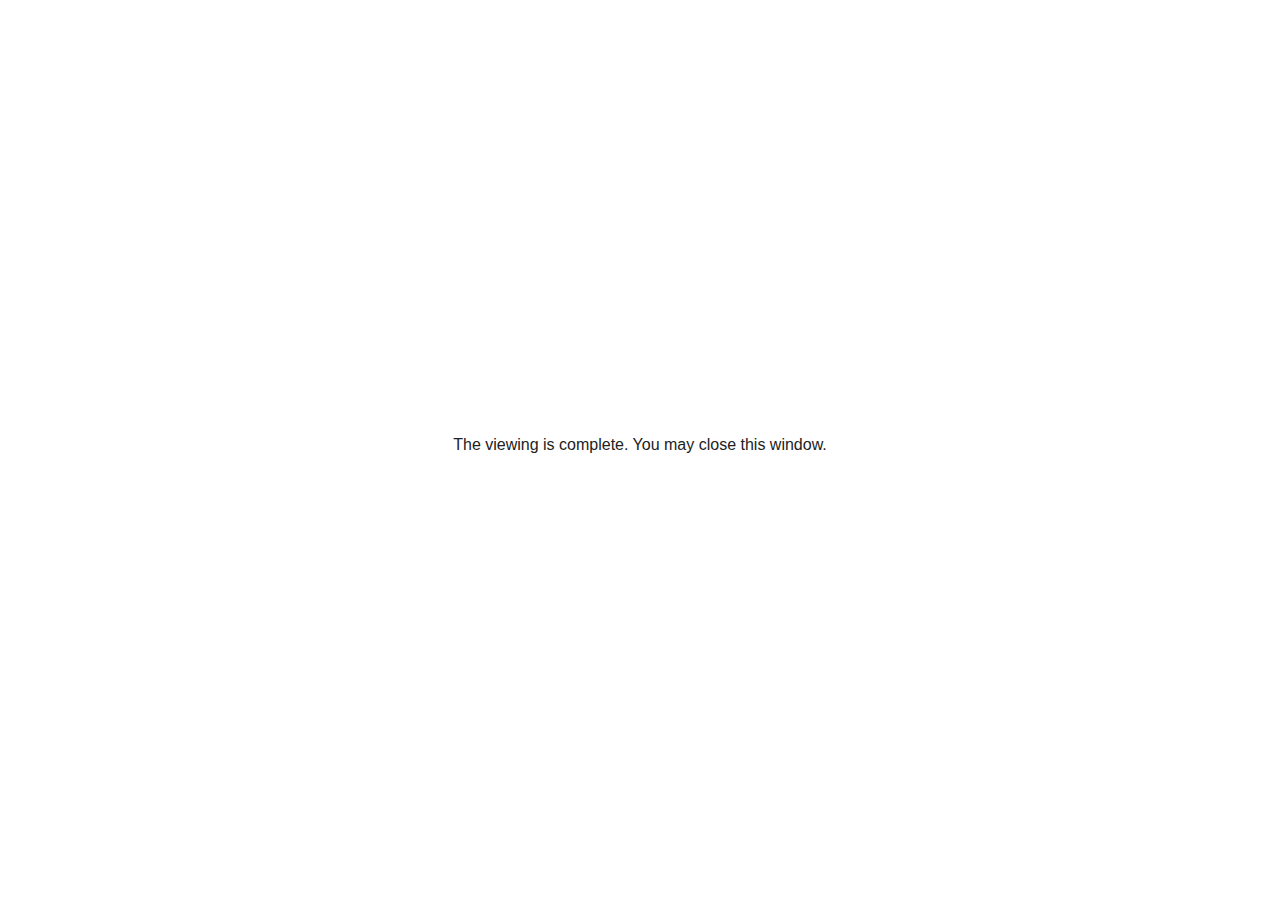
<file: Cybersecurity/courses/RSI_Cybersecurity_Training-LIVE/res/data/goodbye.html>
<html>
<meta name="viewport" content="user-scalable=no, initial-scale=1, maximum-scale=1, minimum-scale=1" />
<body bgcolor="#ffffff">
<center style="position: absolute;margin: auto;top: 0;bottom: 0; left: 0; right: 0; height: 60px;">
<p style="font-family:Open Sans, Tahoma, Arial;  color:#222222;">
The viewing is complete. You may close this window.
</p>
</center>
</body></html>
</file>
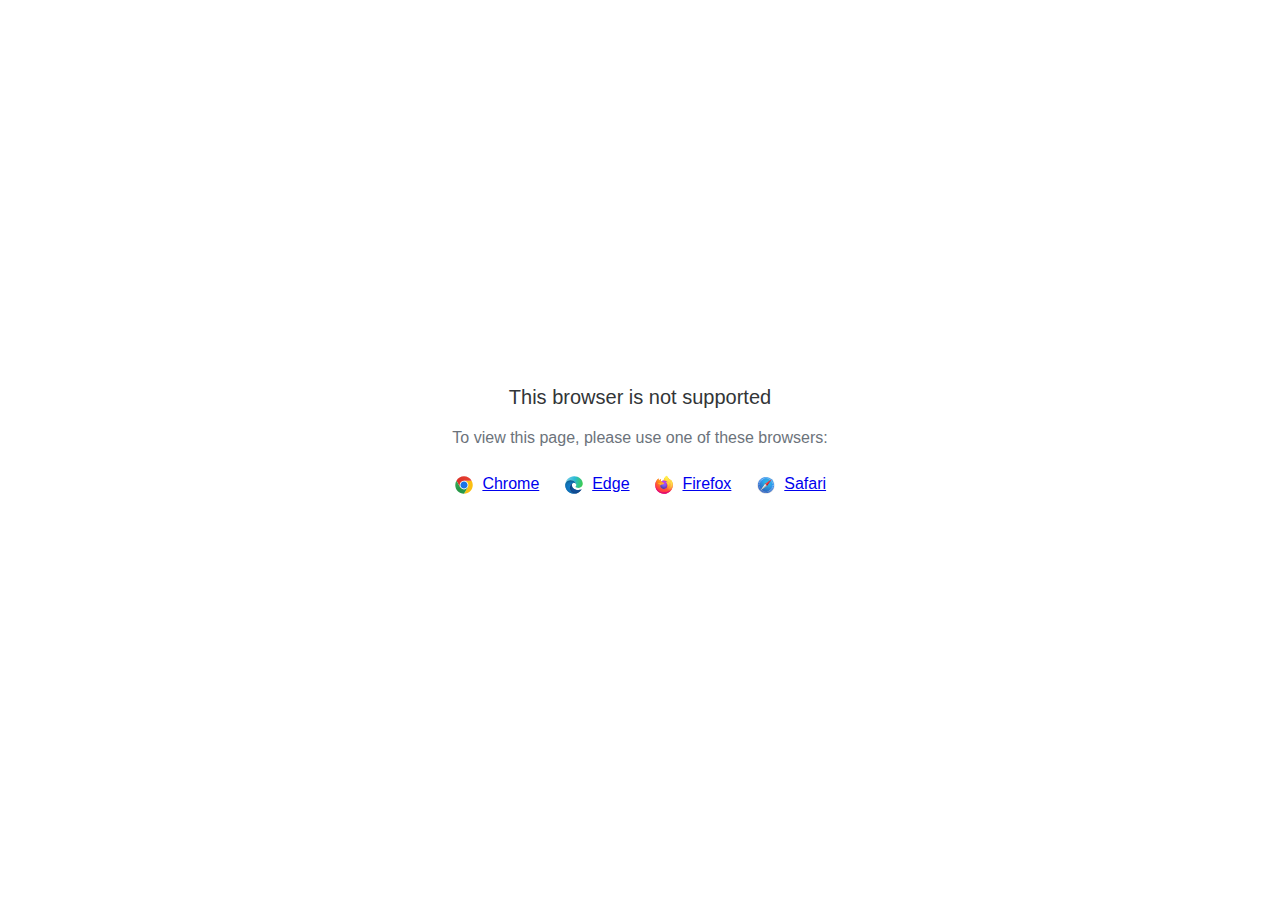
<file: Cybersecurity/courses/RSI_Cybersecurity_Training-LIVE/res/data/html5-unsupported.html>
<html>
<head>
    <meta http-equiv="Content-Type" content="text/html;charset=utf-8"/>
    <meta name="viewport" content="width=device-width,initial-scale=1,maximum-scale=1">
    <meta name="format-detection" content="telephone=no">
    <meta name="apple-mobile-web-app-capable" content="yes">
    <meta name="apple-mobile-web-app-status-bar-style" content="black">
    <meta http-equiv="X-UA-Compatible" content="IE=edge">
    <meta name="msapplication-tap-highlight" content="no" />
    <title>Page Not Available</title>
    <style>
        body {
            background: #fff;
        }

        .banner {
            position: absolute;
            top: 50%;
            left: 50%;
            margin-left: -235px;
            margin-top: -67px;
            width: 470px;
            text-align: center;
            font-family: Roboto, Arial, Helvetica, sans-serif;
        }

        .title {
            margin-bottom: 16px;
            font-size: 20px;
            font-weight: 500;
            color: #323537;
            line-height: 28px;
        }

        .text {
            margin-bottom: 26px;
            font-size: 16px;
            color: #6C737B;
            line-height: 22px;
        }

        .browsers svg, .browsers a {
            display: inline-block;
            vertical-align: top;
        }

        .browsers a {
            font-size: 16px;
            margin-right: 20px;
            margin-left: 4px;
        }

        .browsers :last-child {
            margin-right: 0;
        }
    </style>
</head>
<body>
    <div class="banner">
        <div class="title">This browser is not supported</div>
        <div class="text">To view this page, please use one of these browsers:</div>
        <div class="browsers">
            <svg width="20" height="20" viewBox="0 0 20 20" fill="none" xmlns="http://www.w3.org/2000/svg">
                <path d="M10.0001 10.0001L13.789 12.1875L10.0001 18.7501C14.8326 18.7501 18.7501 14.8326 18.7501 10.0001C18.7501 8.40581 18.3216 6.91244 17.5766 5.625H10L10.0001 10.0001Z" fill="#FBBF12"/>
                <path d="M9.99999 1.25C6.76136 1.25 3.93585 3.01077 2.42285 5.6261L6.21103 12.1876L9.99999 10.0001V5.62507H17.5766C16.0634 3.01039 13.2382 1.25 9.99999 1.25Z" fill="url(#paint0_linear_579_2699)"/>
                <path d="M1.25005 10C1.25005 14.8325 5.16742 18.75 10 18.75L13.789 12.1875L10 10L6.21109 12.1875L2.42291 5.62598C1.67833 6.91306 1.25 8.40588 1.25 9.99988" fill="url(#paint1_linear_579_2699)"/>
                <path d="M14.3751 10.0001C14.3751 12.4163 12.4163 14.3751 10.0001 14.3751C7.58381 14.3751 5.625 12.4163 5.625 10.0001C5.625 7.58381 7.58381 5.625 10.0001 5.625C12.4163 5.625 14.3751 7.58381 14.3751 10.0001Z" fill="white"/>
                <path d="M13.5548 10.0001C13.5548 11.9633 11.9633 13.5548 10.0001 13.5548C8.03686 13.5548 6.44531 11.9633 6.44531 10.0001C6.44531 8.03686 8.03686 6.44531 10.0001 6.44531C11.9633 6.44531 13.5548 8.03686 13.5548 10.0001Z" fill="#1A73E8"/>
                <defs>
                    <linearGradient id="paint0_linear_579_2699" x1="5.04786" y1="6.71874" x2="12.965" y2="6.71874" gradientUnits="userSpaceOnUse">
                        <stop stop-color="#DB3328"/>
                        <stop offset="1" stop-color="#E53D30"/>
                    </linearGradient>
                    <linearGradient id="paint1_linear_579_2699" x1="4.58454" y1="7.18406" x2="7.82938" y2="12.8043" gradientUnits="userSpaceOnUse">
                        <stop stop-color="#32A651"/>
                        <stop offset="1" stop-color="#279847"/>
                    </linearGradient>
                </defs>
            </svg>
            <a href="https://www.google.com/chrome">Chrome</a>
            <svg width="20" height="20" viewBox="0 0 20 20" fill="none" xmlns="http://www.w3.org/2000/svg">
                <path d="M12.2449 9.92045C12.2449 8.25 10.5088 5.36648 6.59777 5.36648C2.68671 5.36648 1.25 8.62784 1.25 10.0199C1.25 5.0483 5.30074 1.25 10.1097 1.25C14.9188 1.25 18.75 4.84943 18.75 8.50852C18.75 11.7699 16.2956 12.9034 14.3002 12.9034C12.9832 12.9034 11.4866 12.4659 11.4866 11.7699C11.4866 11.233 12.2449 11.233 12.2449 9.92045Z" fill="url(#paint0_linear_579_2709)"/>
                <path d="M6.59777 5.36646C10.5088 5.36646 12.2449 8.24998 12.2449 9.92043C12.2449 9.93342 12.2448 9.94627 12.2446 9.95901C12.2249 8.84657 11.4738 7.79259 9.99002 7.79259C8.11431 7.79259 5.5801 10.338 5.91933 13.5C6.19087 16.031 8.33381 19.4261 12.9832 18.2329C12.9832 18.2329 12.1052 18.75 9.6508 18.75C5.30074 18.75 1.25 14.7727 1.25 10.2187C1.25 10.0981 1.25184 9.97975 1.25555 9.8637C1.35584 8.39889 2.82648 5.36646 6.59777 5.36646Z" fill="url(#paint1_linear_579_2709)"/>
                <path d="M6.59777 5.36646C10.5088 5.36646 12.2449 8.24998 12.2449 9.92043C12.2449 9.93342 12.2448 9.94627 12.2446 9.95901C12.2249 8.84657 11.4738 7.79259 9.99002 7.79259C8.11431 7.79259 5.5801 10.338 5.91933 13.5C6.19087 16.031 8.33381 19.4261 12.9832 18.2329C12.9832 18.2329 12.1052 18.75 9.6508 18.75C5.30074 18.75 1.25 14.7727 1.25 10.2187C1.25 10.0981 1.25184 9.97975 1.25555 9.8637C1.35584 8.39889 2.82648 5.36646 6.59777 5.36646Z" fill="url(#paint2_radial_579_2709)"/>
                <path d="M12.4415 18.4371C14.9324 17.7576 16.712 15.6377 17.0338 15.2101C17.393 14.7328 17.4928 14.4345 17.393 14.3351C17.2932 14.2357 17.1536 14.2555 16.7944 14.4345C16.4352 14.6135 14.32 15.4885 11.9056 14.7527C9.49107 14.0169 7.83486 12.1078 7.83486 9.99987C7.83486 8.36919 9.23166 7.79248 9.98993 7.79248C8.11422 7.79248 5.58001 10.3379 5.91923 13.4999C6.19077 16.0309 8.33371 19.426 12.9831 18.2328C12.9831 18.2328 12.821 18.3283 12.4415 18.4371Z" fill="#0E458A"/>
                <path d="M12.4415 18.4371C14.9324 17.7576 16.712 15.6377 17.0338 15.2101C17.393 14.7328 17.4928 14.4345 17.393 14.3351C17.2932 14.2357 17.1536 14.2555 16.7944 14.4345C16.4352 14.6135 14.32 15.4885 11.9056 14.7527C9.49107 14.0169 7.83486 12.1078 7.83486 9.99987C7.83486 8.36919 9.23166 7.79248 9.98993 7.79248C8.11422 7.79248 5.58001 10.3379 5.91923 13.4999C6.19077 16.0309 8.33371 19.426 12.9831 18.2328C12.9831 18.2328 12.821 18.3283 12.4415 18.4371Z" fill="url(#paint3_radial_579_2709)"/>
                <defs>
                    <linearGradient id="paint0_linear_579_2709" x1="17.7323" y1="11.5909" x2="0.61762" y2="7.54779" gradientUnits="userSpaceOnUse">
                        <stop stop-color="#3BCC50"/>
                        <stop offset="0.489583" stop-color="#2ABAD6"/>
                        <stop offset="1" stop-color="#7DCFE7"/>
                    </linearGradient>
                    <linearGradient id="paint1_linear_579_2709" x1="7.11659" y1="5.36646" x2="7.11659" y2="18.75" gradientUnits="userSpaceOnUse">
                        <stop stop-color="#035989"/>
                        <stop offset="0.265625" stop-color="#1175B6"/>
                        <stop offset="1" stop-color="#0470CF"/>
                    </linearGradient>
                    <radialGradient id="paint2_radial_579_2709" cx="0" cy="0" r="1" gradientUnits="userSpaceOnUse" gradientTransform="translate(6.83723 11.8693) rotate(59.2143) scale(5.92595 5.93561)">
                        <stop stop-color="#1284D8"/>
                        <stop offset="0.813899" stop-color="#1170B2" stop-opacity="0.767762"/>
                        <stop offset="1" stop-color="#0E649B" stop-opacity="0.65"/>
                    </radialGradient>
                    <radialGradient id="paint3_radial_579_2709" cx="0" cy="0" r="1" gradientUnits="userSpaceOnUse" gradientTransform="translate(11.6661 13.4999) rotate(77.9982) scale(4.79806 5.18015)">
                        <stop stop-color="#104890"/>
                        <stop offset="0.69943" stop-color="#12529E" stop-opacity="0.70624"/>
                        <stop offset="1" stop-color="#0E4584" stop-opacity="0.58"/>
                    </radialGradient>
                </defs>
            </svg>
            <a href="https://www.microsoft.com/edge">Edge</a>
            <svg width="20" height="20" viewBox="0 0 20 20" fill="none" xmlns="http://www.w3.org/2000/svg">
                <path d="M18.1191 6.70405C17.7385 5.78587 16.967 4.79462 16.3615 4.4815C16.8544 5.4501 17.1395 6.42162 17.2485 7.14652C17.2485 7.14652 17.2485 7.15163 17.2503 7.16113C16.2598 4.6861 14.5798 3.68791 13.2079 1.51504C13.1383 1.40543 13.069 1.29582 13.0012 1.17854C12.963 1.1124 12.932 1.05248 12.905 0.995851C12.8481 0.885984 12.8042 0.76987 12.7741 0.649844C12.7743 0.644144 12.7725 0.638558 12.7688 0.63417C12.7652 0.629782 12.7601 0.626904 12.7544 0.626094C12.749 0.624635 12.7434 0.624635 12.738 0.626094C12.7366 0.626756 12.7352 0.627617 12.734 0.628652C12.7318 0.628652 12.7296 0.63121 12.7274 0.63194L12.7311 0.627191C10.5302 1.91914 9.78353 4.30904 9.71499 5.5049C8.83549 5.56518 7.99455 5.88974 7.30189 6.43623C7.22949 6.37488 7.15379 6.31755 7.07512 6.26451C6.87551 5.56419 6.86708 4.82302 7.0507 4.11832C6.15057 4.52936 5.45059 5.17789 4.94165 5.75189H4.93764C4.5902 5.31089 4.61463 3.85634 4.63432 3.55272C4.63031 3.53372 4.37547 3.68535 4.34266 3.70837C4.03608 3.92756 3.7495 4.17357 3.48628 4.4435C3.18675 4.74784 2.9131 5.07672 2.66818 5.42671C2.1047 6.22702 1.70509 7.13132 1.49244 8.08735C1.48843 8.10635 1.48478 8.12608 1.48077 8.14544C1.46437 8.22254 1.40494 8.60946 1.39437 8.6935V8.71286C1.3169 9.11266 1.26865 9.5176 1.25 9.92444V9.96938C1.25 14.8186 5.17279 18.75 10.0114 18.75C14.345 18.75 17.943 15.5968 18.6477 11.455C18.6623 11.3428 18.6743 11.2295 18.6875 11.1163C18.8617 9.61022 18.6681 8.02743 18.1191 6.70405ZM8.02046 13.5774C8.06129 13.5968 8.09994 13.6183 8.14186 13.6373L8.14769 13.641C8.10577 13.6205 8.06311 13.5993 8.02082 13.5774H8.02046ZM17.251 7.16515V7.15675V7.16625V7.16515Z" fill="url(#paint0_linear_579_2717)"/>
                <path d="M18.119 6.704C17.7384 5.78582 16.9669 4.79457 16.3614 4.48145C16.8543 5.45005 17.1394 6.42157 17.2484 7.14647V7.16437C18.0752 9.41067 17.6246 11.695 16.9757 13.0907C15.9716 15.25 13.541 17.4635 9.73602 17.3557C5.62839 17.2388 2.0071 14.1802 1.33082 10.1776C1.20759 9.54586 1.33082 9.22543 1.39279 8.71281C1.31733 9.10778 1.28853 9.22214 1.25098 9.92439V9.96933C1.25098 14.8185 5.17377 18.7499 10.0124 18.7499C14.346 18.7499 17.944 15.5968 18.6487 11.4549C18.6633 11.3428 18.6753 11.2295 18.6884 11.1162C18.8616 9.61017 18.668 8.02738 18.119 6.704Z" fill="url(#paint1_radial_579_2717)"/>
                <path d="M18.119 6.704C17.7384 5.78582 16.9669 4.79457 16.3614 4.48145C16.8543 5.45005 17.1394 6.42157 17.2484 7.14647V7.16437C18.0752 9.41067 17.6246 11.695 16.9757 13.0907C15.9716 15.25 13.541 17.4635 9.73602 17.3557C5.62839 17.2388 2.0071 14.1802 1.33082 10.1776C1.20759 9.54586 1.33082 9.22543 1.39279 8.71281C1.31733 9.10778 1.28853 9.22214 1.25098 9.92439V9.96933C1.25098 14.8185 5.17377 18.7499 10.0124 18.7499C14.346 18.7499 17.944 15.5968 18.6487 11.4549C18.6633 11.3428 18.6753 11.2295 18.6884 11.1162C18.8616 9.61017 18.668 8.02738 18.119 6.704Z" fill="url(#paint2_radial_579_2717)"/>
                <path d="M13.8612 7.73587C13.8806 7.74939 13.8977 7.7629 13.9159 7.77642C13.696 7.38513 13.4221 7.02694 13.1022 6.71246C10.3788 3.98314 12.3884 0.794172 12.7271 0.631947L12.7307 0.627197C10.5298 1.91915 9.78314 4.30905 9.7146 5.50491C9.81668 5.49797 9.9184 5.4892 10.0223 5.4892C11.6647 5.4892 13.0953 6.39459 13.8612 7.73587Z" fill="url(#paint3_radial_579_2717)"/>
                <path d="M10.028 8.28118C10.0138 8.5004 9.24382 9.25307 8.97441 9.25307C6.48292 9.25307 6.07861 10.7635 6.07861 10.7635C6.18798 12.0357 7.07244 13.0833 8.14245 13.6375C8.19131 13.6627 8.24052 13.6854 8.28828 13.708C8.37396 13.7446 8.46 13.7811 8.54567 13.8136C8.91262 13.9433 9.29689 14.0172 9.68568 14.0329C14.0525 14.2382 14.8991 8.80001 11.7473 7.22087C12.5541 7.08021 13.3919 7.40575 13.8597 7.73495C13.0941 6.39367 11.6631 5.48828 10.0207 5.48828C9.91682 5.48828 9.81511 5.49705 9.71303 5.50399C8.83417 5.56502 7.99404 5.88994 7.30212 6.43642C7.43591 6.55005 7.58685 6.70131 7.90439 7.0148C8.5001 7.60378 10.0247 8.20993 10.028 8.28118Z" fill="url(#paint4_radial_579_2717)"/>
                <path d="M10.028 8.28118C10.0138 8.5004 9.24382 9.25307 8.97441 9.25307C6.48292 9.25307 6.07861 10.7635 6.07861 10.7635C6.18798 12.0357 7.07244 13.0833 8.14245 13.6375C8.19131 13.6627 8.24052 13.6854 8.28828 13.708C8.37396 13.7446 8.46 13.7811 8.54567 13.8136C8.91262 13.9433 9.29689 14.0172 9.68568 14.0329C14.0525 14.2382 14.8991 8.80001 11.7473 7.22087C12.5541 7.08021 13.3919 7.40575 13.8597 7.73495C13.0941 6.39367 11.6631 5.48828 10.0207 5.48828C9.91682 5.48828 9.81511 5.49705 9.71303 5.50399C8.83417 5.56502 7.99404 5.88994 7.30212 6.43642C7.43591 6.55005 7.58685 6.70131 7.90439 7.0148C8.5001 7.60378 10.0247 8.20993 10.028 8.28118Z" fill="url(#paint5_radial_579_2717)"/>
                <path d="M6.89479 6.14439C6.96588 6.19043 7.02421 6.22916 7.07708 6.2646C6.87746 5.56428 6.86903 4.82311 7.05265 4.11841C6.15252 4.52945 5.45255 5.17799 4.9436 5.75198C4.9848 5.75089 6.2557 5.72787 6.89479 6.14439Z" fill="url(#paint6_radial_579_2717)"/>
                <path d="M1.33119 10.1776C2.00747 14.1802 5.62876 17.2388 9.7393 17.3557C13.5443 17.4635 15.9735 15.25 16.979 13.0907C17.6279 11.6946 18.0785 9.41068 17.2517 7.16437V7.14756C17.2517 7.14976 17.2517 7.15268 17.2535 7.16218C17.5641 9.1962 16.532 11.1667 14.9184 12.4992C14.9167 12.5029 14.9152 12.5067 14.9137 12.5105C11.7692 15.0765 8.76042 14.0586 8.15123 13.6431C8.10893 13.6227 8.06628 13.6015 8.02399 13.5796C6.19056 12.7027 5.43334 11.0274 5.59558 9.5919C4.04797 9.5919 3.52007 8.28314 3.52007 8.28314C3.52007 8.28314 4.90982 7.29006 6.74143 8.1538C8.43778 8.95396 10.031 8.2835 10.031 8.28314C10.0277 8.21189 8.50304 7.60391 7.90842 7.01676C7.59088 6.70327 7.43995 6.55201 7.30615 6.43838C7.23375 6.37702 7.15805 6.3197 7.07939 6.26665C7.02725 6.23012 6.97001 6.19358 6.8971 6.14645C6.25801 5.72992 4.98711 5.75294 4.94518 5.75404H4.94117C4.59374 5.31303 4.61816 3.85849 4.63785 3.55487C4.63384 3.53587 4.379 3.68749 4.34619 3.71051C4.03961 3.92971 3.75303 4.17571 3.48981 4.44564C3.19028 4.74999 2.91663 5.07887 2.67171 5.42886C2.10823 6.22916 1.70862 7.13347 1.49597 8.08949C1.48904 8.1063 1.17734 9.47023 1.33119 10.1776Z" fill="url(#paint7_radial_579_2717)"/>
                <path d="M13.1024 6.71246C13.4222 7.02693 13.6962 7.38513 13.9161 7.77642C13.9616 7.81071 14.0055 7.8473 14.0473 7.88603C16.0335 9.71873 14.9945 12.3132 14.9154 12.4996C16.529 11.1671 17.5611 9.19662 17.2505 7.16259C16.2599 4.6861 14.58 3.68791 13.2081 1.51504C13.1385 1.40543 13.0692 1.29582 13.0014 1.17854C12.9631 1.1124 12.9321 1.05248 12.9051 0.995851C12.8483 0.885984 12.8044 0.76987 12.7742 0.649844C12.7745 0.644144 12.7726 0.638559 12.769 0.63417C12.7653 0.629782 12.7602 0.626904 12.7546 0.626094C12.7492 0.624635 12.7435 0.624635 12.7382 0.626094C12.7367 0.626756 12.7354 0.627617 12.7341 0.628652C12.732 0.628652 12.7298 0.63121 12.7276 0.63194C12.3885 0.794165 10.379 3.98313 13.1024 6.71246Z" fill="url(#paint8_radial_579_2717)"/>
                <path d="M14.0464 7.88413C14.0046 7.8454 13.9608 7.80882 13.9152 7.77452C13.8973 7.761 13.8787 7.74748 13.8605 7.73396C13.3928 7.40513 12.555 7.07922 11.7482 7.21989C14.8995 8.79902 14.0534 14.2372 9.68654 14.0319C9.29775 14.0163 8.91348 13.9424 8.54653 13.8126C8.46085 13.7805 8.37481 13.7451 8.28914 13.7071C8.23956 13.6844 8.19034 13.6618 8.14331 13.6365L8.14914 13.6402C8.75834 14.0567 11.7671 15.0746 14.9116 12.5075C14.9116 12.5075 14.9134 12.5028 14.9163 12.4962C14.9943 12.3132 16.0334 9.71866 14.0464 7.88413Z" fill="url(#paint9_radial_579_2717)"/>
                <path d="M6.07833 10.7635C6.07833 10.7635 6.48264 9.25306 8.97412 9.25306C9.24354 9.25306 10.0135 8.49966 10.0277 8.28117C10.0419 8.06268 8.43455 8.95199 6.7382 8.15183C4.90659 7.28809 3.51685 8.28117 3.51685 8.28117C3.51685 8.28117 4.04475 9.58993 5.59235 9.58993C5.43012 11.0255 6.18733 12.6992 8.02076 13.5776C8.06159 13.597 8.10024 13.6185 8.14217 13.6375C7.07215 13.0843 6.18879 12.0357 6.07833 10.7635Z" fill="url(#paint10_radial_579_2717)"/>
                <path d="M18.1191 6.70405C17.7385 5.78587 16.967 4.79462 16.3615 4.4815C16.8544 5.4501 17.1395 6.42162 17.2485 7.14652C17.2485 7.14652 17.2485 7.15163 17.2503 7.16113C16.2598 4.6861 14.5798 3.68791 13.2079 1.51504C13.1383 1.40543 13.069 1.29582 13.0012 1.17854C12.963 1.1124 12.932 1.05248 12.905 0.995851C12.8481 0.885984 12.8042 0.76987 12.7741 0.649844C12.7743 0.644144 12.7725 0.638558 12.7688 0.63417C12.7652 0.629782 12.7601 0.626904 12.7544 0.626094C12.749 0.624635 12.7434 0.624635 12.738 0.626094C12.7366 0.626756 12.7352 0.627617 12.734 0.628652C12.7318 0.628652 12.7296 0.63121 12.7274 0.63194L12.7311 0.627191C10.5302 1.91914 9.78353 4.30904 9.71499 5.5049C9.81707 5.49796 9.91878 5.48919 10.0227 5.48919C11.6651 5.48919 13.0957 6.39458 13.8616 7.73586C13.3939 7.40703 12.5561 7.08111 11.7493 7.22178C14.9007 8.80092 14.0545 14.2391 9.68764 14.0338C9.29885 14.0182 8.91458 13.9443 8.54763 13.8145C8.46196 13.7824 8.37592 13.747 8.29024 13.709C8.24066 13.6863 8.19144 13.6636 8.14441 13.6384L8.15025 13.6421C8.10796 13.6216 8.0653 13.6004 8.02301 13.5785C8.06384 13.5979 8.10249 13.6194 8.14441 13.6384C7.07221 13.0842 6.18885 12.0356 6.07839 10.7633C6.07839 10.7633 6.4827 9.25288 8.97418 9.25288C9.2436 9.25288 10.0136 8.49949 10.0278 8.28099C10.0245 8.20975 8.49987 7.60177 7.90525 7.01462C7.58771 6.70113 7.43678 6.54986 7.30298 6.43623C7.23058 6.37488 7.15488 6.31755 7.07622 6.26451C6.87661 5.56419 6.86817 4.82302 7.05179 4.11832C6.15166 4.52936 5.45169 5.17789 4.94275 5.75189H4.93874C4.5913 5.31089 4.61572 3.85634 4.63541 3.55272C4.6314 3.53372 4.37657 3.68535 4.34375 3.70837C4.03717 3.92756 3.75059 4.17357 3.48738 4.4435C3.18785 4.74784 2.9142 5.07672 2.66928 5.42671C2.1058 6.22702 1.70618 7.13132 1.49353 8.08735C1.48952 8.10635 1.48588 8.12608 1.48187 8.14544C1.46546 8.22254 1.39109 8.61494 1.38088 8.69898C1.38088 8.70556 1.38088 8.69277 1.38088 8.69898C1.31262 9.10444 1.26891 9.51368 1.25 9.92444V9.96938C1.25 14.8186 5.17279 18.75 10.0114 18.75C14.345 18.75 17.943 15.5968 18.6477 11.455C18.6623 11.3428 18.6743 11.2295 18.6875 11.1163C18.8617 9.61022 18.6681 8.02743 18.1191 6.70405ZM17.25 7.15492V7.16442V7.15492Z" fill="url(#paint11_linear_579_2717)"/>
                <defs>
                    <linearGradient id="paint0_linear_579_2717" x1="16.9594" y1="3.43288" x2="2.3837" y2="17.4648" gradientUnits="userSpaceOnUse">
                        <stop offset="0.05" stop-color="#FFF44F"/>
                        <stop offset="0.11" stop-color="#FFE847"/>
                        <stop offset="0.22" stop-color="#FFC830"/>
                        <stop offset="0.37" stop-color="#FF980E"/>
                        <stop offset="0.4" stop-color="#FF8B16"/>
                        <stop offset="0.46" stop-color="#FF672A"/>
                        <stop offset="0.53" stop-color="#FF3647"/>
                        <stop offset="0.7" stop-color="#E31587"/>
                    </linearGradient>
                    <radialGradient id="paint1_radial_579_2717" cx="0" cy="0" r="1" gradientUnits="userSpaceOnUse" gradientTransform="translate(16.287 2.63668) scale(18.2654 18.3055)">
                        <stop offset="0.13" stop-color="#FFBD4F"/>
                        <stop offset="0.19" stop-color="#FFAC31"/>
                        <stop offset="0.25" stop-color="#FF9D17"/>
                        <stop offset="0.28" stop-color="#FF980E"/>
                        <stop offset="0.4" stop-color="#FF563B"/>
                        <stop offset="0.47" stop-color="#FF3750"/>
                        <stop offset="0.71" stop-color="#F5156C"/>
                        <stop offset="0.78" stop-color="#EB0878"/>
                        <stop offset="0.86" stop-color="#E50080"/>
                    </radialGradient>
                    <radialGradient id="paint2_radial_579_2717" cx="0" cy="0" r="1" gradientUnits="userSpaceOnUse" gradientTransform="translate(9.61279 10.1202) scale(18.2654 18.3055)">
                        <stop offset="0.3" stop-color="#960E18"/>
                        <stop offset="0.35" stop-color="#B11927" stop-opacity="0.74"/>
                        <stop offset="0.43" stop-color="#DB293D" stop-opacity="0.34"/>
                        <stop offset="0.5" stop-color="#F5334B" stop-opacity="0.09"/>
                        <stop offset="0.53" stop-color="#FF3750" stop-opacity="0"/>
                    </radialGradient>
                    <radialGradient id="paint3_radial_579_2717" cx="0" cy="0" r="1" gradientUnits="userSpaceOnUse" gradientTransform="translate(11.8153 -1.51753) scale(13.2325 13.2615)">
                        <stop offset="0.13" stop-color="#FFF44F"/>
                        <stop offset="0.25" stop-color="#FFDC3E"/>
                        <stop offset="0.51" stop-color="#FF9D12"/>
                        <stop offset="0.53" stop-color="#FF980E"/>
                    </radialGradient>
                    <radialGradient id="paint4_radial_579_2717" cx="0" cy="0" r="1" gradientUnits="userSpaceOnUse" gradientTransform="translate(7.59304 14.9021) scale(8.69686 8.71594)">
                        <stop offset="0.35" stop-color="#3A8EE6"/>
                        <stop offset="0.47" stop-color="#5C79F0"/>
                        <stop offset="0.67" stop-color="#9059FF"/>
                        <stop offset="1" stop-color="#C139E6"/>
                    </radialGradient>
                    <radialGradient id="paint5_radial_579_2717" cx="0" cy="0" r="1" gradientUnits="userSpaceOnUse" gradientTransform="translate(9.87545 7.94492) rotate(-13.9265) scale(4.60823 5.42407)">
                        <stop offset="0.21" stop-color="#9059FF" stop-opacity="0"/>
                        <stop offset="0.28" stop-color="#8C4FF3" stop-opacity="0.06"/>
                        <stop offset="0.75" stop-color="#7716A8" stop-opacity="0.45"/>
                        <stop offset="0.97" stop-color="#6E008B" stop-opacity="0.6"/>
                    </radialGradient>
                    <radialGradient id="paint6_radial_579_2717" cx="0" cy="0" r="1" gradientUnits="userSpaceOnUse" gradientTransform="translate(9.38226 1.88781) scale(6.25678 6.27051)">
                        <stop stop-color="#FFE226"/>
                        <stop offset="0.12" stop-color="#FFDB27"/>
                        <stop offset="0.3" stop-color="#FFC82A"/>
                        <stop offset="0.5" stop-color="#FFA930"/>
                        <stop offset="0.73" stop-color="#FF7E37"/>
                        <stop offset="0.79" stop-color="#FF7139"/>
                    </radialGradient>
                    <radialGradient id="paint7_radial_579_2717" cx="0" cy="0" r="1" gradientUnits="userSpaceOnUse" gradientTransform="translate(14.3005 -2.08939) scale(26.6943 26.7529)">
                        <stop offset="0.11" stop-color="#FFF44F"/>
                        <stop offset="0.46" stop-color="#FF980E"/>
                        <stop offset="0.62" stop-color="#FF5634"/>
                        <stop offset="0.72" stop-color="#FF3647"/>
                        <stop offset="0.9" stop-color="#E31587"/>
                    </radialGradient>
                    <radialGradient id="paint8_radial_579_2717" cx="0" cy="0" r="1" gradientUnits="userSpaceOnUse" gradientTransform="translate(11.72 0.833589) rotate(84.2447) scale(19.4998 12.7839)">
                        <stop stop-color="#FFF44F"/>
                        <stop offset="0.06" stop-color="#FFE847"/>
                        <stop offset="0.17" stop-color="#FFC830"/>
                        <stop offset="0.3" stop-color="#FF980E"/>
                        <stop offset="0.36" stop-color="#FF8B16"/>
                        <stop offset="0.45" stop-color="#FF672A"/>
                        <stop offset="0.57" stop-color="#FF3647"/>
                        <stop offset="0.74" stop-color="#E31587"/>
                    </radialGradient>
                    <radialGradient id="paint9_radial_579_2717" cx="0" cy="0" r="1" gradientUnits="userSpaceOnUse" gradientTransform="translate(9.23484 4.20996) scale(16.6653 16.7019)">
                        <stop offset="0.14" stop-color="#FFF44F"/>
                        <stop offset="0.48" stop-color="#FF980E"/>
                        <stop offset="0.59" stop-color="#FF5634"/>
                        <stop offset="0.66" stop-color="#FF3647"/>
                        <stop offset="0.9" stop-color="#E31587"/>
                    </radialGradient>
                    <radialGradient id="paint10_radial_579_2717" cx="0" cy="0" r="1" gradientUnits="userSpaceOnUse" gradientTransform="translate(13.6341 5.18793) scale(18.2402 18.2803)">
                        <stop offset="0.09" stop-color="#FFF44F"/>
                        <stop offset="0.23" stop-color="#FFE141"/>
                        <stop offset="0.51" stop-color="#FFAF1E"/>
                        <stop offset="0.63" stop-color="#FF980E"/>
                    </radialGradient>
                    <linearGradient id="paint11_linear_579_2717" x1="16.7844" y1="3.35761" x2="4.38152" y2="15.7337" gradientUnits="userSpaceOnUse">
                        <stop offset="0.17" stop-color="#FFF44F" stop-opacity="0.8"/>
                        <stop offset="0.27" stop-color="#FFF44F" stop-opacity="0.63"/>
                        <stop offset="0.49" stop-color="#FFF44F" stop-opacity="0.22"/>
                        <stop offset="0.6" stop-color="#FFF44F" stop-opacity="0"/>
                    </linearGradient>
                </defs>
            </svg>
            <a href="https://www.mozilla.org/firefox">Firefox</a>
            <svg width="20" height="20" viewBox="0 0 20 20" fill="none" xmlns="http://www.w3.org/2000/svg">
                <path d="M10 18.75C14.8325 18.75 18.75 14.8325 18.75 10C18.75 5.16751 14.8325 1.25 10 1.25C5.16751 1.25 1.25 5.16751 1.25 10C1.25 14.8325 5.16751 18.75 10 18.75Z" fill="url(#paint0_linear_579_2734)"/>
                <path d="M10 18.0938C14.4701 18.0938 18.0938 14.4701 18.0938 10C18.0938 5.52995 14.4701 1.90625 10 1.90625C5.52995 1.90625 1.90625 5.52995 1.90625 10C1.90625 14.4701 5.52995 18.0938 10 18.0938Z" fill="url(#paint1_radial_579_2734)"/>
                <path d="M10.0137 3.87498C9.95897 3.87498 9.91113 3.83399 9.91113 3.7793V2.35057C9.91113 2.29588 9.95897 2.25488 10.0137 2.25488C10.0683 2.25488 10.1162 2.29588 10.1162 2.35057V3.7793C10.1093 3.83399 10.0683 3.87498 10.0137 3.87498Z" fill="#F3F3F3"/>
                <path d="M10.0137 3.88182C9.95214 3.88182 9.9043 3.83397 9.9043 3.77929V2.35058C9.9043 2.29589 9.95214 2.24805 10.0137 2.24805C10.0752 2.24805 10.123 2.29589 10.123 2.35058V3.77929C10.123 3.83397 10.0684 3.88182 10.0137 3.88182ZM10.0137 2.26167C9.96583 2.26167 9.91799 2.30273 9.91799 2.35058V3.77929C9.91799 3.82713 9.95898 3.8682 10.0137 3.8682C10.0615 3.8682 10.1093 3.82713 10.1093 3.77929V2.35058C10.1026 2.30273 10.0615 2.26167 10.0137 2.26167Z" fill="white"/>
                <path d="M10.6972 3.10941C10.6426 3.10257 10.6016 3.06157 10.6016 3.00688L10.6494 2.37108C10.6562 2.31646 10.7041 2.2754 10.7588 2.28224C10.8135 2.28909 10.8545 2.33015 10.8545 2.38484L10.8066 3.02057C10.7998 3.07526 10.7519 3.11626 10.6972 3.10948V3.10941Z" fill="#F3F3F3"/>
                <path d="M10.6973 3.1164C10.6357 3.10955 10.5947 3.06171 10.5947 3.00702L10.6426 2.37123C10.6494 2.31661 10.6973 2.26877 10.7588 2.27554C10.8203 2.28239 10.8613 2.3303 10.8613 2.38492L10.8135 3.02071C10.8066 3.08224 10.7588 3.12324 10.6973 3.1164ZM10.7588 2.28923C10.7109 2.28923 10.663 2.32346 10.663 2.3713L10.6152 3.00709C10.6152 3.05486 10.6494 3.09593 10.7041 3.10271C10.7519 3.10271 10.7998 3.06855 10.7998 3.02071L10.8476 2.38492C10.8476 2.33708 10.8066 2.29608 10.7587 2.28923H10.7588Z" fill="white"/>
                <path d="M11.2099 3.99815C11.1551 3.98447 11.121 3.93662 11.1278 3.88193L11.4081 2.48051C11.4218 2.4259 11.4696 2.39167 11.5243 2.40536C11.579 2.41905 11.6131 2.4669 11.6063 2.52158L11.326 3.923C11.3192 3.97078 11.2645 4.005 11.2098 3.99815H11.2099Z" fill="#F3F3F3"/>
                <path d="M11.2101 4.00462C11.1485 3.99093 11.1144 3.93625 11.1212 3.88156L11.4015 2.48016C11.4152 2.42554 11.4699 2.38447 11.5313 2.39816C11.5928 2.41185 11.6271 2.46654 11.6202 2.52123L11.34 3.92263C11.3263 3.97724 11.2716 4.01147 11.2101 4.00462ZM11.5313 2.41185C11.4835 2.40501 11.4356 2.43231 11.4219 2.48023L11.1418 3.88163C11.1349 3.9294 11.1622 3.97724 11.2169 3.991C11.2647 3.99778 11.3126 3.9704 11.3263 3.92256L11.6065 2.52123C11.6134 2.46654 11.5792 2.42554 11.5313 2.41185Z" fill="white"/>
                <path d="M12.0302 3.38287C12.0172 3.37973 12.0049 3.37405 11.9941 3.36617C11.9832 3.35828 11.9741 3.34834 11.9671 3.33691C11.9601 3.32548 11.9554 3.31279 11.9534 3.29956C11.9513 3.28633 11.9519 3.27282 11.955 3.2598L12.1259 2.64462C12.1395 2.58993 12.1942 2.56255 12.2489 2.57624C12.3036 2.58993 12.3378 2.64462 12.3242 2.69931L12.1532 3.31456C12.1395 3.36918 12.0849 3.39656 12.0302 3.38287Z" fill="#F3F3F3"/>
                <path d="M12.0302 3.38948C11.9756 3.37579 11.9346 3.31426 11.9551 3.25965L12.126 2.64433C12.1396 2.58972 12.2011 2.55549 12.2558 2.56918C12.3105 2.58287 12.3515 2.6444 12.331 2.69902L12.1601 3.31433C12.1464 3.36895 12.0918 3.40317 12.0303 3.38948H12.0302ZM12.2558 2.58972C12.208 2.57603 12.1533 2.6034 12.1396 2.65125L11.9688 3.26642C11.9551 3.31426 11.9824 3.36218 12.0371 3.37579C12.0849 3.38948 12.1396 3.36218 12.1533 3.31433L12.3242 2.69902C12.331 2.65125 12.3037 2.6034 12.2558 2.58964V2.58972Z" fill="white"/>
                <path d="M12.3652 4.34683C12.3105 4.3263 12.2901 4.26477 12.3105 4.21692L12.8574 2.89759C12.8778 2.84975 12.9394 2.82237 12.9872 2.84975C13.042 2.87021 13.0625 2.93181 13.042 2.97958L12.4951 4.29892C12.4746 4.34683 12.413 4.37414 12.3653 4.34683H12.3652Z" fill="#F3F3F3"/>
                <path d="M12.3653 4.35357C12.339 4.34356 12.3178 4.32354 12.3062 4.29791C12.2947 4.27227 12.2938 4.24311 12.3037 4.21681L12.8506 2.89746C12.8711 2.84277 12.9327 2.82224 12.9942 2.84277C13.0205 2.85278 13.0417 2.8728 13.0532 2.89843C13.0648 2.92407 13.0657 2.95323 13.0557 2.97953L12.5089 4.29888C12.4815 4.35357 12.4199 4.38088 12.3653 4.35357ZM12.9874 2.85646C12.9395 2.836 12.8848 2.85646 12.8643 2.90431L12.3174 4.22366C12.2969 4.2715 12.3243 4.31934 12.3721 4.33988C12.4199 4.36034 12.4746 4.33988 12.4952 4.29204L13.0421 2.97268C13.0557 2.93161 13.0352 2.87693 12.9874 2.85646Z" fill="white"/>
                <path d="M13.288 3.90926C13.2401 3.88188 13.2196 3.82719 13.2401 3.77935L13.5272 3.21202C13.5545 3.16411 13.6092 3.14358 13.6639 3.17095C13.7118 3.19833 13.7322 3.25302 13.7118 3.30079L13.4246 3.86819C13.3973 3.91603 13.3426 3.93664 13.2879 3.90926H13.288Z" fill="#F3F3F3"/>
                <path d="M13.288 3.91591C13.2332 3.88853 13.2128 3.827 13.2401 3.77231L13.5272 3.20498C13.5545 3.15022 13.6161 3.12975 13.6707 3.15706C13.7254 3.18444 13.746 3.24597 13.7186 3.30066L13.4315 3.868C13.4041 3.92268 13.3426 3.94322 13.2879 3.91584L13.288 3.91591ZM13.664 3.17075C13.6161 3.15029 13.5614 3.16391 13.5409 3.21175L13.2538 3.77916C13.2333 3.82015 13.2538 3.87484 13.2948 3.90222C13.3426 3.92268 13.3973 3.90906 13.4178 3.86122L13.705 3.29382C13.7254 3.25282 13.705 3.19813 13.664 3.17075Z" fill="white"/>
                <path d="M13.425 4.92103C13.3772 4.88688 13.3635 4.82534 13.3976 4.78435L14.1906 3.60168C14.2179 3.55383 14.2795 3.54699 14.3273 3.57437C14.3752 3.60852 14.3888 3.67005 14.3547 3.71105L13.5617 4.89372C13.5344 4.94156 13.4728 4.95525 13.425 4.92103Z" fill="#F3F3F3"/>
                <path d="M13.4248 4.92767C13.377 4.89352 13.3633 4.82514 13.3907 4.7773L14.1836 3.59466C14.2178 3.54682 14.2793 3.53313 14.334 3.56735C14.3818 3.60151 14.3955 3.66988 14.3682 3.71772L13.5752 4.90036C13.541 4.9482 13.4727 4.96182 13.4248 4.92767ZM14.3271 3.58104C14.2862 3.55367 14.2246 3.56051 14.1973 3.60151L13.4043 4.78414C13.377 4.82507 13.3906 4.87983 13.4317 4.90714C13.4727 4.93451 13.5342 4.92767 13.5615 4.88667L14.3545 3.71088C14.3818 3.66988 14.3682 3.60835 14.3271 3.58104Z" fill="white"/>
                <path d="M14.4229 4.66788C14.3819 4.63366 14.3683 4.57213 14.4024 4.53113L14.7989 4.0321C14.833 3.99117 14.8946 3.98425 14.9355 4.01848C14.9766 4.05263 14.9902 4.11416 14.956 4.15516L14.5596 4.65419C14.5255 4.69519 14.4639 4.70204 14.4229 4.66788H14.4229Z" fill="#F3F3F3"/>
                <path d="M14.4161 4.6747C14.3683 4.64047 14.3614 4.5721 14.3957 4.52425L14.7921 4.02528C14.8262 3.97736 14.8946 3.97052 14.9424 4.01159C14.9903 4.04574 14.9971 4.11412 14.9629 4.16196L14.5665 4.66101C14.5323 4.70885 14.464 4.7157 14.4161 4.6747ZM14.9287 4.02521C14.8878 3.99105 14.8331 3.9979 14.7989 4.0389L14.4024 4.53794C14.3751 4.57894 14.382 4.63363 14.4229 4.66778C14.464 4.70201 14.5186 4.69516 14.5528 4.65416L14.9493 4.15512C14.9767 4.11412 14.9697 4.05259 14.9288 4.02528L14.9287 4.02521Z" fill="white"/>
                <path d="M14.3545 5.69352C14.3135 5.65252 14.3135 5.59099 14.3545 5.55677L15.3661 4.55195C15.4072 4.51095 15.4686 4.51772 15.5029 4.55195C15.537 4.5861 15.5439 4.65447 15.5029 4.68863L14.4981 5.69352C14.457 5.73452 14.3955 5.73452 14.3545 5.69352Z" fill="#F3F3F3"/>
                <path d="M14.3477 5.70023C14.3279 5.68017 14.3169 5.65317 14.3169 5.62505C14.3169 5.59692 14.3279 5.56992 14.3477 5.54986L15.3594 4.54496C15.3794 4.52522 15.4064 4.51416 15.4346 4.51416C15.4627 4.51416 15.4898 4.52522 15.5098 4.54496C15.5295 4.56502 15.5406 4.59202 15.5406 4.62014C15.5406 4.64827 15.5295 4.67527 15.5098 4.69533L14.498 5.70016C14.478 5.71988 14.451 5.73093 14.4228 5.73093C14.3947 5.73093 14.3677 5.71988 14.3477 5.70016V5.70023ZM15.503 4.5518C15.4688 4.51758 15.4073 4.51758 15.3731 4.5518L14.3613 5.55663C14.3271 5.59086 14.3271 5.65239 14.3613 5.68654C14.3955 5.72077 14.457 5.72077 14.4912 5.68654L15.503 4.68171C15.5371 4.64749 15.5371 4.5928 15.503 4.5518Z" fill="white"/>
                <path d="M15.3798 5.63856C15.3456 5.59757 15.3456 5.53604 15.3866 5.50181L15.872 5.09171C15.9129 5.05755 15.9745 5.06433 16.0087 5.1054C16.0428 5.14639 16.0428 5.20792 16.0019 5.24207L15.5165 5.65225C15.4755 5.6864 15.4139 5.67956 15.3798 5.63856Z" fill="#F3F3F3"/>
                <path d="M15.373 5.64558C15.332 5.59774 15.3388 5.52936 15.3798 5.49521L15.8651 5.08502C15.9061 5.04402 15.9745 5.05087 16.0155 5.09871C16.0566 5.14655 16.0497 5.21493 16.0087 5.24908L15.5234 5.65927C15.4824 5.7002 15.414 5.69342 15.3731 5.64558H15.373ZM16.0019 5.10555C15.9677 5.06456 15.913 5.06456 15.8721 5.09186L15.3867 5.50205C15.3525 5.53621 15.3457 5.59089 15.3798 5.63189C15.414 5.67289 15.4687 5.67289 15.5097 5.64558L15.995 5.23539C16.036 5.20124 16.036 5.14655 16.0019 5.10555Z" fill="white"/>
                <path d="M15.1066 6.6229C15.0725 6.57505 15.0861 6.51352 15.134 6.48614L16.3234 5.6932C16.3712 5.66582 16.4327 5.67951 16.46 5.72058C16.4943 5.76842 16.4806 5.82995 16.4327 5.85726L15.2434 6.65021C15.2023 6.67758 15.1408 6.6639 15.1066 6.6229Z" fill="#F3F3F3"/>
                <path d="M15.0995 6.62311C15.0654 6.57527 15.0791 6.50689 15.1269 6.47274L16.3163 5.67974C16.3642 5.64559 16.4326 5.65928 16.4667 5.71397C16.5009 5.76181 16.4872 5.83018 16.4394 5.86427L15.25 6.65733C15.2021 6.69156 15.1338 6.67787 15.0995 6.62318V6.62311ZM16.453 5.72765C16.4257 5.68659 16.371 5.6729 16.33 5.70028L15.1405 6.4932C15.0996 6.52058 15.0858 6.57527 15.1201 6.62311C15.1474 6.66411 15.2021 6.6778 15.2431 6.65049L16.4326 5.85749C16.4736 5.82334 16.4804 5.76858 16.453 5.72765Z" fill="white"/>
                <path d="M16.125 6.76667C16.0977 6.71875 16.1114 6.65729 16.1592 6.62992L16.7129 6.31549C16.7608 6.28811 16.8223 6.30864 16.8496 6.35642C16.877 6.40433 16.8633 6.46579 16.8155 6.49317L16.2617 6.80766C16.2139 6.83497 16.1523 6.81451 16.125 6.7666L16.125 6.76667Z" fill="#F3F3F3"/>
                <path d="M16.1184 6.77347C16.0911 6.71878 16.1048 6.65725 16.1526 6.62994L16.7063 6.31549C16.7542 6.28811 16.8226 6.30865 16.8499 6.35642C16.8772 6.41118 16.8636 6.47271 16.8157 6.50002L16.262 6.81454C16.2141 6.84185 16.1458 6.82132 16.1184 6.77347ZM16.843 6.36333C16.8157 6.31549 16.761 6.3018 16.72 6.32911L16.1663 6.64363C16.1253 6.67094 16.1116 6.72563 16.1321 6.76663C16.1594 6.81447 16.2141 6.82816 16.2551 6.80085L16.8089 6.48633C16.8499 6.46587 16.8636 6.41118 16.843 6.36333Z" fill="white"/>
                <path d="M15.667 7.6758C15.6465 7.62111 15.667 7.56642 15.7216 7.54596L17.041 6.9991C17.0888 6.97856 17.1504 7.00587 17.1708 7.05371C17.1913 7.1084 17.1708 7.16308 17.1161 7.18355L15.7969 7.73041C15.749 7.75095 15.6875 7.73041 15.667 7.6758Z" fill="#F3F3F3"/>
                <path d="M15.6601 7.68255C15.6397 7.62793 15.6601 7.5664 15.7148 7.53903L17.0341 6.99218C17.0604 6.98227 17.0896 6.98318 17.1152 6.99471C17.1408 7.00624 17.1608 7.02746 17.1708 7.05371C17.1914 7.10839 17.1708 7.16992 17.1161 7.19723L15.7969 7.74408C15.7706 7.75401 15.7414 7.75312 15.7158 7.7416C15.6902 7.73008 15.6701 7.70887 15.6601 7.68262V7.68255ZM17.1572 7.06055C17.1367 7.01271 17.082 6.99218 17.041 7.00586L15.7217 7.55271C15.6738 7.57318 15.6533 7.62793 15.6738 7.67577C15.6943 7.72361 15.749 7.74415 15.79 7.73046L17.1093 7.18361C17.1572 7.16315 17.1777 7.10839 17.1572 7.06055Z" fill="white"/>
                <path d="M16.6308 8.0176C16.6104 7.96284 16.6377 7.90822 16.6923 7.88769L17.2938 7.6894C17.3417 7.66894 17.4032 7.70309 17.4169 7.75093C17.4374 7.80562 17.4101 7.86031 17.3554 7.88084L16.7539 8.07913C16.706 8.09959 16.6513 8.07228 16.6308 8.01753V8.0176Z" fill="#F3F3F3"/>
                <path d="M16.6239 8.02433C16.6034 7.96964 16.6307 7.9081 16.6923 7.88764L17.2938 7.68935C17.3485 7.66888 17.41 7.70304 17.4305 7.7578C17.451 7.81241 17.4237 7.87395 17.3621 7.89448L16.7606 8.09277C16.706 8.10639 16.6444 8.07901 16.6239 8.02433ZM17.4168 7.76464C17.4031 7.71673 17.3485 7.68935 17.3006 7.70304L16.6991 7.90133C16.6513 7.91495 16.6307 7.96964 16.6444 8.01755C16.6581 8.0654 16.7128 8.0927 16.7606 8.07901L17.3621 7.88079C17.41 7.86033 17.4305 7.81241 17.4168 7.76457V7.76464Z" fill="white"/>
                <path d="M16.0157 8.831C16.002 8.77632 16.0362 8.72163 16.0909 8.71479L17.4922 8.44138C17.5468 8.42769 17.5947 8.46868 17.6083 8.52337C17.622 8.57805 17.5879 8.63273 17.5332 8.63957L16.1319 8.91299C16.0772 8.91983 16.0225 8.88568 16.0156 8.831H16.0157Z" fill="#F3F3F3"/>
                <path d="M16.0019 8.83107C15.9882 8.76953 16.0292 8.71484 16.0839 8.70115L17.4853 8.42769C17.54 8.414 17.5947 8.45507 17.6083 8.51661C17.622 8.57807 17.581 8.63276 17.5263 8.64645L16.1249 8.91991C16.0703 8.9336 16.0155 8.8926 16.0019 8.831V8.83107ZM17.5947 8.52338C17.5879 8.47553 17.54 8.44138 17.4922 8.44822L16.0908 8.72168C16.0429 8.72853 16.0088 8.78315 16.0224 8.83107C16.0292 8.87891 16.0771 8.91307 16.125 8.90622L17.5263 8.63276C17.5742 8.61907 17.6083 8.57123 17.5947 8.52338Z" fill="white"/>
                <path d="M16.8908 9.35748C16.8839 9.30278 16.9181 9.25493 16.9728 9.24809L17.6016 9.17285C17.6563 9.16608 17.7042 9.20708 17.711 9.26178C17.7178 9.31647 17.6837 9.36432 17.629 9.37117L17.0001 9.44633C16.9522 9.45317 16.8975 9.41217 16.8907 9.35748H16.8908Z" fill="#F3F3F3"/>
                <path d="M16.8838 9.35764C16.877 9.29611 16.918 9.24143 16.9726 9.23458L17.6015 9.15944C17.6562 9.15259 17.7108 9.19359 17.7177 9.25512C17.7245 9.31664 17.6835 9.37133 17.6289 9.37817L16.9999 9.45332C16.9453 9.46016 16.8906 9.41917 16.8838 9.35764ZM17.7108 9.26196C17.7041 9.21412 17.6562 9.17305 17.6083 9.1799L16.9795 9.25512C16.9316 9.26196 16.8974 9.3098 16.9043 9.35764C16.9111 9.40548 16.959 9.44654 17.0068 9.4397L17.6357 9.36448C17.6835 9.35764 17.7177 9.3098 17.7109 9.26196H17.7108Z" fill="white"/>
                <path d="M16.1252 10.0205C16.1252 9.96581 16.1662 9.91797 16.2209 9.91797H17.6496C17.7043 9.91797 17.7453 9.96581 17.7453 10.0205C17.7453 10.0752 17.7043 10.123 17.6496 10.123H16.2209C16.1662 10.123 16.1252 10.0752 16.1252 10.0205Z" fill="#F3F3F3"/>
                <path d="M16.1184 10.0205C16.1184 9.95897 16.1663 9.91113 16.2209 9.91113H17.6497C17.7043 9.91113 17.7522 9.95897 17.7522 10.0205C17.7522 10.082 17.7043 10.1299 17.6497 10.1299H16.2209C16.1663 10.1299 16.1184 10.082 16.1184 10.0205ZM17.7385 10.0273C17.7385 9.97951 17.6975 9.93167 17.6496 9.93167H16.221C16.1732 9.93167 16.1321 9.97259 16.1321 10.0273C16.1321 10.0752 16.1732 10.123 16.221 10.123H17.6497C17.6976 10.1162 17.7386 10.0752 17.7386 10.0273H17.7385Z" fill="white"/>
                <path d="M16.8839 10.7109C16.8906 10.6562 16.9317 10.6152 16.9864 10.6152L17.6221 10.6631C17.6768 10.6699 17.7177 10.7178 17.7109 10.7724C17.7041 10.8271 17.6631 10.8681 17.6084 10.8681L16.9727 10.8203C16.9249 10.8134 16.8838 10.7656 16.8838 10.7109H16.8839Z" fill="#F3F3F3"/>
                <path d="M16.877 10.7109C16.8838 10.6494 16.9316 10.6084 16.9863 10.6084L17.6222 10.6562C17.6768 10.6631 17.7247 10.7109 17.7178 10.7725C17.711 10.834 17.6631 10.875 17.6084 10.875L16.9726 10.8271C16.918 10.8203 16.877 10.7656 16.877 10.7109ZM17.711 10.7725C17.7178 10.7246 17.6768 10.6768 17.629 10.6768L16.9931 10.6289C16.9453 10.6289 16.9043 10.6631 16.8974 10.7178C16.8906 10.7656 16.9316 10.8135 16.9795 10.8135L17.6153 10.8613C17.6631 10.8613 17.7042 10.8204 17.711 10.7725Z" fill="white"/>
                <path d="M16.0021 11.2098C16.0158 11.1551 16.0636 11.1209 16.1183 11.1278L17.5197 11.4081C17.5744 11.4217 17.6086 11.4696 17.5949 11.5243C17.5812 11.579 17.5334 11.6132 17.4787 11.6063L16.0772 11.3261C16.0294 11.3192 15.9952 11.2645 16.0021 11.2098Z" fill="#F3F3F3"/>
                <path d="M15.995 11.2101C16.0087 11.1486 16.0634 11.1144 16.1181 11.1212L17.5195 11.4015C17.5742 11.4152 17.6152 11.4698 17.6015 11.5314C17.5879 11.5929 17.5332 11.6271 17.4785 11.6203L16.077 11.34C16.0223 11.3263 15.9882 11.2716 15.995 11.2102V11.2101ZM17.5879 11.5314C17.5948 11.4835 17.5674 11.4357 17.5195 11.422L16.118 11.1417C16.0702 11.135 16.0223 11.1623 16.0086 11.217C16.0019 11.2648 16.0292 11.3126 16.0771 11.3263L17.4785 11.6066C17.5332 11.6134 17.5742 11.5792 17.5879 11.5314Z" fill="white"/>
                <path d="M16.6173 12.0302C16.6204 12.0171 16.6261 12.0049 16.634 11.9941C16.6419 11.9832 16.6518 11.9741 16.6632 11.9671C16.6747 11.9601 16.6873 11.9555 16.7006 11.9534C16.7138 11.9513 16.7273 11.9519 16.7403 11.955L17.3555 12.1259C17.4102 12.1395 17.4375 12.1943 17.4239 12.2489C17.4208 12.262 17.4151 12.2742 17.4072 12.2851C17.3994 12.2959 17.3894 12.3051 17.378 12.3121C17.3665 12.3191 17.3539 12.3237 17.3406 12.3258C17.3274 12.3279 17.3139 12.3273 17.3008 12.3242L16.6856 12.1532C16.6309 12.1395 16.6036 12.0848 16.6172 12.0302H16.6173Z" fill="#F3F3F3"/>
                <path d="M16.6104 12.0302C16.6241 11.9756 16.6856 11.9346 16.7403 11.9551L17.3555 12.1259C17.4102 12.1396 17.4445 12.2011 17.4308 12.2558C17.4171 12.3105 17.3555 12.3515 17.3009 12.331L16.6856 12.1601C16.6309 12.1464 16.5967 12.0918 16.6105 12.0303L16.6104 12.0302ZM17.4102 12.2558C17.4239 12.208 17.3965 12.1533 17.3487 12.1396L16.7335 11.9687C16.6856 11.955 16.6378 11.9824 16.6241 12.0371C16.6105 12.0849 16.6378 12.1396 16.6856 12.1533L17.3009 12.3242C17.3487 12.331 17.3965 12.3037 17.4102 12.2558Z" fill="white"/>
                <path d="M15.6533 12.3584C15.6738 12.3037 15.7354 12.2832 15.7832 12.3037L17.1025 12.8506C17.1504 12.871 17.1777 12.9326 17.1572 12.9804C17.1367 13.0352 17.0751 13.0556 17.0273 13.0352L15.708 12.4883C15.6533 12.4678 15.6328 12.4062 15.6533 12.3585V12.3584Z" fill="#F3F3F3"/>
                <path d="M15.6465 12.3516C15.6565 12.3253 15.6765 12.3041 15.7021 12.2926C15.7277 12.281 15.7569 12.2801 15.7832 12.2901L17.1025 12.8369C17.1572 12.8575 17.1777 12.919 17.1572 12.9806C17.1472 13.0068 17.1272 13.028 17.1015 13.0396C17.0759 13.0511 17.0467 13.052 17.0204 13.0421L15.7011 12.4952C15.6465 12.4678 15.626 12.4063 15.6465 12.3516ZM17.1435 12.9737C17.164 12.9259 17.1435 12.8712 17.0957 12.8506L15.7764 12.3037C15.7285 12.2833 15.6807 12.3106 15.6601 12.3584C15.6397 12.4063 15.6601 12.461 15.708 12.4815L17.0273 13.0284C17.0751 13.0421 17.1298 13.0216 17.1435 12.9737Z" fill="white"/>
                <path d="M16.0977 13.2811C16.1251 13.2333 16.1797 13.2127 16.2275 13.2333L16.7949 13.5204C16.8427 13.5409 16.8632 13.6024 16.8359 13.6571C16.8085 13.705 16.7539 13.7256 16.706 13.705L16.1388 13.4179C16.0909 13.3905 16.0703 13.329 16.0977 13.2811Z" fill="#F3F3F3"/>
                <path d="M16.0909 13.2742C16.1183 13.2196 16.1798 13.1991 16.2345 13.2264L16.8019 13.5135C16.8565 13.5409 16.8771 13.6024 16.8497 13.6571C16.8224 13.7118 16.7608 13.7323 16.7062 13.7049L16.1388 13.4178C16.0841 13.3974 16.0636 13.3289 16.0909 13.2742ZM16.8292 13.6502C16.8497 13.6024 16.836 13.5477 16.7882 13.5272L16.2208 13.2401C16.1797 13.2196 16.1251 13.2401 16.0977 13.2811C16.0773 13.3289 16.0909 13.3836 16.1387 13.4042L16.7061 13.6913C16.754 13.7118 16.8087 13.6981 16.8292 13.6502Z" fill="white"/>
                <path d="M15.0927 13.4111C15.1269 13.3632 15.1816 13.3496 15.2294 13.3837L16.4189 14.1767C16.4668 14.204 16.4736 14.2656 16.4463 14.3134C16.4121 14.3613 16.3574 14.3749 16.3095 14.3408L15.1201 13.5478C15.0722 13.5136 15.0585 13.4521 15.0927 13.4111Z" fill="#F3F3F3"/>
                <path d="M15.0858 13.4046C15.12 13.3567 15.1884 13.343 15.2363 13.3704L16.4257 14.1633C16.4736 14.1975 16.4873 14.259 16.4531 14.3137C16.4189 14.3616 16.3505 14.3752 16.3027 14.3479L15.1132 13.5549C15.0585 13.5208 15.0517 13.4524 15.0858 13.4046ZM16.4326 14.3068C16.4599 14.2659 16.4531 14.2043 16.4121 14.177L15.2226 13.384C15.1816 13.3567 15.1269 13.3704 15.0995 13.4114C15.0722 13.4524 15.079 13.5139 15.12 13.5412L16.3095 14.3342C16.3505 14.3616 16.4052 14.3479 16.4326 14.3069V14.3068Z" fill="white"/>
                <path d="M15.3456 14.4024C15.3798 14.3614 15.4413 14.3477 15.4823 14.382L15.9814 14.7716C16.0224 14.8057 16.0292 14.8673 15.995 14.9083C15.9609 14.9493 15.8994 14.963 15.8583 14.9288L15.3592 14.5391C15.3183 14.505 15.3114 14.4434 15.3456 14.4024Z" fill="#F3F3F3"/>
                <path d="M15.339 14.3954C15.3731 14.3475 15.4415 14.3407 15.4894 14.3749L15.9884 14.7645C16.0362 14.7987 16.0431 14.867 16.0088 14.9149C15.9747 14.9628 15.9063 14.9696 15.8585 14.9354L15.3595 14.5458C15.3116 14.5116 15.3048 14.4432 15.339 14.3954ZM15.9952 14.9081C16.0294 14.867 16.0225 14.8124 15.9815 14.7782L15.4825 14.3885C15.4415 14.3612 15.3868 14.3681 15.3527 14.409C15.3185 14.4501 15.3253 14.5048 15.3663 14.5389L15.8653 14.9286C15.9063 14.956 15.961 14.949 15.9951 14.9081H15.9952Z" fill="white"/>
                <path d="M14.3271 14.334C14.3682 14.293 14.4297 14.293 14.4639 14.334L15.4756 15.3388C15.5167 15.3799 15.5098 15.4414 15.4756 15.4755C15.4347 15.5165 15.3731 15.5165 15.3389 15.4755L14.3271 14.4707C14.293 14.4365 14.293 14.3681 14.3271 14.334Z" fill="#F3F3F3"/>
                <path d="M14.3271 14.3272C14.3472 14.3074 14.3742 14.2964 14.4024 14.2964C14.4305 14.2964 14.4575 14.3074 14.4776 14.3272L15.4893 15.332C15.5091 15.3521 15.5201 15.3791 15.5201 15.4072C15.5201 15.4354 15.5091 15.4624 15.4893 15.4824C15.4693 15.5022 15.4423 15.5132 15.4141 15.5132C15.386 15.5132 15.359 15.5022 15.3389 15.4824L14.3271 14.4776C14.2793 14.4366 14.2793 14.3683 14.3271 14.3272ZM15.4756 15.4687C15.5099 15.4346 15.5099 15.3731 15.4756 15.3389L14.4639 14.334C14.4297 14.2999 14.3682 14.2999 14.3341 14.334C14.2998 14.3682 14.2998 14.4297 14.3341 14.4639L15.3458 15.4687C15.3799 15.5098 15.4347 15.5098 15.4756 15.4687Z" fill="white"/>
                <path d="M14.3886 15.3525C14.4296 15.3183 14.4911 15.3183 14.5253 15.3593L14.9424 15.8378C14.9765 15.8789 14.9697 15.9404 14.9286 15.9746C14.8877 16.0087 14.8261 16.0087 14.7919 15.9677L14.3749 15.4892C14.3407 15.4551 14.3476 15.3935 14.3886 15.3525Z" fill="#F3F3F3"/>
                <path d="M14.3819 15.3525C14.4297 15.3115 14.4912 15.3183 14.5322 15.3593L14.9492 15.8378C14.9902 15.8789 14.9834 15.9472 14.9355 15.9882C14.8877 16.0292 14.8261 16.0224 14.7851 15.9814L14.3681 15.5029C14.334 15.4551 14.334 15.3867 14.3818 15.3525H14.3819ZM14.9287 15.9746C14.9697 15.9404 14.9697 15.8856 14.9424 15.8447L14.5253 15.3662C14.4912 15.332 14.4365 15.3252 14.3955 15.3593C14.3545 15.3935 14.3545 15.4482 14.3818 15.4891L14.7988 15.9677C14.833 16.0087 14.8877 16.0087 14.9287 15.9746H14.9287Z" fill="white"/>
                <path d="M13.4044 15.0927C13.4523 15.0585 13.5138 15.0722 13.5412 15.1201L14.3341 16.3026C14.3615 16.3505 14.3478 16.412 14.3068 16.4394C14.2589 16.4735 14.1974 16.4598 14.17 16.412L13.377 15.2294C13.3497 15.1816 13.3634 15.12 13.4044 15.0927H13.4044Z" fill="#F3F3F3"/>
                <path d="M13.4043 15.0859C13.4522 15.0517 13.5205 15.0654 13.5547 15.1132L14.3476 16.2958C14.3818 16.3436 14.3681 16.412 14.3135 16.4461C14.2656 16.4803 14.1973 16.4666 14.163 16.4188L13.3702 15.2362C13.336 15.1816 13.3497 15.1201 13.4043 15.0859V15.0859ZM14.3066 16.4325C14.3476 16.4051 14.3613 16.3504 14.3339 16.3094L13.5411 15.1268C13.5137 15.0859 13.459 15.079 13.4112 15.1064C13.3702 15.1337 13.3565 15.1884 13.3839 15.2294L14.1767 16.412C14.2041 16.4461 14.2656 16.4598 14.3066 16.4324L14.3066 16.4325Z" fill="white"/>
                <path d="M13.2607 16.1047C13.3085 16.0774 13.3701 16.0911 13.3974 16.139L13.7119 16.6927C13.7392 16.7405 13.7186 16.8021 13.6708 16.8294C13.623 16.8567 13.5614 16.8431 13.5341 16.7952L13.2197 16.2415C13.1992 16.1936 13.2128 16.1321 13.2606 16.1048L13.2607 16.1047Z" fill="#F3F3F3"/>
                <path d="M13.2607 16.0977C13.3154 16.0703 13.377 16.084 13.4043 16.1319L13.7187 16.6856C13.7461 16.7335 13.7324 16.8019 13.6778 16.8292C13.623 16.8566 13.5615 16.8429 13.5342 16.795L13.2197 16.2412C13.1924 16.1934 13.2061 16.1319 13.2607 16.0977H13.2607ZM13.6709 16.8224C13.7119 16.795 13.7324 16.7403 13.7051 16.6993L13.3907 16.1455C13.3633 16.1045 13.3086 16.0909 13.2676 16.1113C13.2265 16.1387 13.2061 16.1934 13.2334 16.2344L13.5479 16.7882C13.5683 16.8292 13.6299 16.8497 13.6709 16.8223V16.8224Z" fill="white"/>
                <path d="M12.3516 15.6534C12.4063 15.6329 12.4609 15.6534 12.4815 15.7012L13.0352 17.0206C13.0557 17.0684 13.0284 17.1299 12.9805 17.1504C12.9327 17.1709 12.8711 17.1504 12.8507 17.1026L12.2969 15.7833C12.2764 15.7354 12.3037 15.6739 12.3516 15.6534Z" fill="#F3F3F3"/>
                <path d="M12.3515 15.6465C12.4062 15.626 12.4677 15.6465 12.4951 15.7011L13.0488 17.0205C13.0587 17.0468 13.0578 17.0759 13.0462 17.1015C13.0347 17.1272 13.0135 17.1472 12.9872 17.1572C12.9326 17.1777 12.871 17.1572 12.8437 17.1025L12.29 15.7832C12.2695 15.7353 12.2969 15.6738 12.3515 15.6465ZM12.9736 17.1436C13.0214 17.123 13.0419 17.0683 13.0214 17.0273L12.4677 15.708C12.4472 15.6601 12.3925 15.6396 12.3447 15.6601C12.2969 15.6806 12.2763 15.7353 12.2969 15.7764L12.8505 17.0957C12.8779 17.1436 12.9257 17.164 12.9736 17.1436Z" fill="white"/>
                <path d="M12.0165 16.624C12.0713 16.6035 12.1259 16.6308 12.1464 16.6855L12.3447 17.2871C12.3652 17.3349 12.331 17.3965 12.2832 17.4101C12.2285 17.4306 12.1738 17.4033 12.1533 17.3486L11.955 16.747C11.9346 16.6992 11.9619 16.6445 12.0166 16.624H12.0165Z" fill="#F3F3F3"/>
                <path d="M12.0099 16.6172C12.0362 16.6073 12.0653 16.6082 12.0909 16.6197C12.1165 16.6312 12.1366 16.6525 12.1466 16.6787L12.3449 17.2802C12.3653 17.3349 12.3312 17.3965 12.2764 17.417C12.2501 17.4269 12.221 17.426 12.1954 17.4144C12.1697 17.4029 12.1497 17.3817 12.1397 17.3555L11.9415 16.7539C11.9278 16.6992 11.9552 16.6377 12.0099 16.6172ZM12.2765 17.4032C12.3243 17.3896 12.3517 17.3349 12.338 17.2871L12.1397 16.6855C12.1261 16.6377 12.0714 16.6172 12.0236 16.6309C11.9756 16.6446 11.9483 16.6992 11.962 16.7471L12.1603 17.3486C12.1637 17.3602 12.1696 17.371 12.1775 17.3801C12.1855 17.3893 12.1952 17.3967 12.2062 17.4019C12.2171 17.407 12.2291 17.4098 12.2412 17.4101C12.2533 17.4103 12.2653 17.408 12.2765 17.4033V17.4032Z" fill="white"/>
                <path d="M11.21 16.0018C11.2646 15.9881 11.3193 16.0223 11.3261 16.077L11.6133 17.4784C11.627 17.533 11.5859 17.5809 11.5312 17.5946C11.4766 17.6083 11.4218 17.5741 11.415 17.5194L11.1278 16.118C11.121 16.0701 11.1552 16.0154 11.2099 16.0017L11.21 16.0018Z" fill="#F3F3F3"/>
                <path d="M11.2101 15.9951C11.2715 15.9814 11.3262 16.0224 11.3399 16.0771L11.627 17.4787C11.6407 17.5333 11.5996 17.5948 11.5449 17.6017C11.4834 17.6154 11.4287 17.5744 11.4151 17.5197L11.128 16.1181C11.1144 16.0634 11.1486 16.0088 11.21 15.9951L11.2101 15.9951ZM11.5313 17.588C11.5792 17.5812 11.6133 17.5333 11.6065 17.4786L11.3194 16.0771C11.3126 16.0293 11.2579 15.9951 11.21 16.0088C11.1622 16.0156 11.128 16.0634 11.1349 16.1181L11.422 17.5197C11.4356 17.5675 11.4834 17.5948 11.5313 17.5881L11.5313 17.588Z" fill="white"/>
                <path d="M10.6904 16.8905C10.7451 16.8837 10.7929 16.9179 10.8066 16.9726L10.8886 17.6014C10.8955 17.6561 10.8545 17.704 10.7997 17.7108C10.7451 17.7176 10.6973 17.6835 10.6836 17.6288L10.6016 16.9999C10.5947 16.9452 10.6357 16.8974 10.6904 16.8905Z" fill="#F3F3F3"/>
                <path d="M10.6902 16.8835C10.7518 16.8768 10.8065 16.9178 10.8133 16.9725L10.8954 17.6014C10.9022 17.6561 10.8612 17.7107 10.7997 17.7176C10.7381 17.7244 10.6834 17.6834 10.6765 17.6287L10.5945 16.9998C10.5876 16.9451 10.6287 16.8904 10.6902 16.8835ZM10.7928 17.7039C10.8407 17.6971 10.8818 17.6492 10.8749 17.6014L10.7928 16.9725C10.786 16.9246 10.7381 16.8904 10.6902 16.8972C10.6424 16.9041 10.6013 16.9519 10.6081 16.9998L10.6902 17.6287C10.6971 17.6766 10.7449 17.7107 10.7928 17.7039Z" fill="white"/>
                <path d="M9.98631 16.125C10.041 16.125 10.0888 16.1661 10.0888 16.2208V17.6494C10.0888 17.7041 10.041 17.7452 9.98631 17.7452C9.93163 17.7452 9.88379 17.7041 9.88379 17.6494V16.2208C9.89063 16.1661 9.93163 16.125 9.98631 16.125Z" fill="#F3F3F3"/>
                <path d="M9.98632 16.1182C10.0479 16.1182 10.0957 16.166 10.0957 16.2207V17.6494C10.0957 17.7041 10.0479 17.7519 9.98632 17.7519C9.92479 17.7519 9.87695 17.7041 9.87695 17.6494V16.2208C9.87695 16.1661 9.93164 16.1182 9.98632 16.1182ZM9.98632 17.7383C10.0342 17.7383 10.082 17.6973 10.082 17.6494V16.2208C10.082 16.1729 10.041 16.1319 9.98632 16.1319C9.93848 16.1319 9.89064 16.1729 9.89064 16.2208V17.6494C9.89742 17.6973 9.93848 17.7383 9.98632 17.7383Z" fill="white"/>
                <path d="M9.30272 16.8906C9.35741 16.8975 9.39841 16.9385 9.39841 16.9932L9.35057 17.6289C9.34379 17.6836 9.29588 17.7246 9.24119 17.7179C9.18651 17.7109 9.14551 17.6699 9.14551 17.6153L9.19335 16.9795C9.20019 16.9249 9.24804 16.8838 9.30272 16.8906Z" fill="#F3F3F3"/>
                <path d="M9.30273 16.8835C9.36427 16.8904 9.40526 16.9382 9.40526 16.9929L9.35742 17.6287C9.35058 17.6834 9.30273 17.7313 9.2412 17.7244C9.17974 17.7176 9.13867 17.6697 9.13867 17.615L9.18651 16.9792C9.19336 16.9178 9.2412 16.8768 9.30273 16.8835ZM9.2412 17.7107C9.28904 17.7107 9.33696 17.6766 9.33696 17.6287L9.3848 16.9929C9.3848 16.9451 9.35058 16.9041 9.29589 16.8972C9.24805 16.8972 9.2002 16.9314 9.2002 16.9793L9.15236 17.615C9.15236 17.6629 9.19336 17.704 9.24127 17.7107H9.2412Z" fill="white"/>
                <path d="M8.78993 16.0019C8.84461 16.0155 8.87877 16.0633 8.87192 16.118L8.59165 17.5195C8.57796 17.5742 8.53012 17.6085 8.47544 17.5947C8.42075 17.5811 8.3866 17.5332 8.39345 17.4785L8.67372 16.077C8.68056 16.0292 8.73524 15.995 8.78993 16.0019Z" fill="#F3F3F3"/>
                <path d="M8.79021 15.995C8.85167 16.0086 8.88589 16.0634 8.87905 16.118L8.59876 17.5195C8.58507 17.5742 8.53039 17.6152 8.46893 17.6015C8.40739 17.5878 8.37317 17.5331 8.38001 17.4784L8.6603 16.077C8.67399 16.0223 8.72867 15.9881 8.79014 15.995L8.79021 15.995ZM8.46893 17.5878C8.51677 17.5946 8.56461 17.5673 8.5783 17.5195L8.85851 16.118C8.86536 16.0702 8.83805 16.0223 8.78336 16.0086C8.73552 16.0019 8.68768 16.0292 8.67399 16.0771L8.3937 17.4784C8.38686 17.5331 8.42101 17.5742 8.46893 17.5878Z" fill="white"/>
                <path d="M7.96987 16.6172C8.02462 16.6309 8.05878 16.6856 8.04509 16.7403L7.87418 17.3555C7.86056 17.4102 7.80587 17.4375 7.75118 17.4238C7.73816 17.4207 7.72588 17.415 7.71504 17.4072C7.70421 17.3993 7.69504 17.3893 7.68805 17.3779C7.68106 17.3665 7.6764 17.3538 7.67432 17.3406C7.67225 17.3273 7.67281 17.3138 7.67596 17.3008L7.84687 16.6856C7.86056 16.6309 7.91525 16.6036 7.96994 16.6172H7.96987Z" fill="#F3F3F3"/>
                <path d="M7.96967 16.6105C8.02442 16.6241 8.06542 16.6857 8.04488 16.7403L7.87398 17.3556C7.86036 17.4103 7.79883 17.4445 7.74415 17.4307C7.68946 17.4171 7.64847 17.3556 7.66893 17.3009L7.83983 16.6857C7.85352 16.631 7.90821 16.5968 7.96967 16.6104V16.6105ZM7.74415 17.4103C7.79199 17.424 7.84668 17.3966 7.86036 17.3487L8.0312 16.7335C8.04488 16.6857 8.01758 16.6378 7.96289 16.6241C7.91505 16.6104 7.86036 16.6378 7.84668 16.6857L7.67577 17.3009C7.66893 17.3487 7.69624 17.3966 7.74415 17.4103Z" fill="white"/>
                <path d="M7.63459 15.6532C7.68928 15.6737 7.70974 15.7352 7.68928 15.7831L7.14242 17.1024C7.12195 17.1503 7.06035 17.1776 7.01258 17.1503C6.96467 17.1229 6.93729 17.0682 6.95783 17.0204L7.50469 15.7011C7.52515 15.6532 7.58675 15.6258 7.63452 15.6532H7.63459Z" fill="#F3F3F3"/>
                <path d="M7.63481 15.6465C7.66108 15.6565 7.68231 15.6765 7.69384 15.7021C7.70537 15.7277 7.70627 15.7569 7.69634 15.7832L7.14946 17.1025C7.12892 17.1572 7.06739 17.1777 7.00586 17.1572C6.97961 17.1471 6.95839 17.1271 6.94686 17.1015C6.93533 17.0759 6.93442 17.0468 6.94432 17.0205L7.49121 15.7011C7.51859 15.6465 7.58012 15.6191 7.63481 15.6465ZM7.0127 17.1435C7.06055 17.164 7.11523 17.1435 7.13577 17.0957L7.68265 15.7764C7.70312 15.7285 7.67581 15.6806 7.62797 15.6601C7.58012 15.6397 7.52543 15.6601 7.5049 15.708L6.95801 17.0273C6.94432 17.0683 6.96486 17.123 7.0127 17.1435Z" fill="white"/>
                <path d="M6.71205 16.0911C6.75989 16.1184 6.78035 16.1731 6.75989 16.2209L6.47277 16.7882C6.44539 16.8361 6.3907 16.8566 6.33602 16.8292C6.28817 16.8019 6.26771 16.7472 6.28817 16.6994L6.57536 16.1322C6.60267 16.0843 6.65736 16.0637 6.71205 16.0911Z" fill="#F3F3F3"/>
                <path d="M6.71201 16.0841C6.7667 16.1114 6.78716 16.173 6.75986 16.2276L6.47273 16.7949C6.44535 16.8496 6.38382 16.8702 6.32921 16.8428C6.27452 16.8155 6.25398 16.7539 6.28136 16.6993L6.56842 16.132C6.5958 16.0772 6.65733 16.0568 6.71201 16.0841ZM6.33605 16.8292C6.38389 16.8496 6.43858 16.8359 6.45904 16.7881L6.74617 16.2208C6.76663 16.1797 6.74617 16.1251 6.70517 16.0978C6.65733 16.0773 6.60264 16.0909 6.58211 16.1387L6.29498 16.706C6.27452 16.7471 6.29498 16.8018 6.33605 16.8291V16.8292Z" fill="white"/>
                <path d="M6.5751 15.0791C6.62295 15.1133 6.63664 15.1748 6.60248 15.2158L5.80949 16.3985C5.78218 16.4463 5.72058 16.4532 5.6728 16.4259C5.62496 16.3916 5.61127 16.3302 5.64543 16.2891L6.43842 15.1063C6.46573 15.0586 6.52726 15.0449 6.5751 15.079V15.0791Z" fill="#F3F3F3"/>
                <path d="M6.57523 15.0724C6.62308 15.1067 6.63677 15.175 6.60939 15.2229L5.81643 16.4056C5.78227 16.4533 5.72074 16.467 5.66605 16.4329C5.61821 16.3986 5.60452 16.3303 5.63183 16.2824L6.42485 15.0998C6.45901 15.052 6.52739 15.0383 6.57523 15.0724ZM5.6729 16.4192C5.71383 16.4465 5.77543 16.4396 5.80274 16.3987L6.59577 15.216C6.62308 15.175 6.60946 15.1203 6.56839 15.093C6.52739 15.0657 6.46585 15.0725 6.43854 15.1134L5.64552 16.2893C5.61821 16.3303 5.63183 16.3918 5.6729 16.4191V16.4192Z" fill="white"/>
                <path d="M5.57717 15.332C5.61823 15.3661 5.63185 15.4276 5.5977 15.4686L5.2012 15.9676C5.16705 16.0086 5.10552 16.0155 5.06452 15.9813C5.02353 15.9472 5.00984 15.8856 5.04406 15.8446L5.44048 15.3456C5.47464 15.3046 5.53617 15.2977 5.57717 15.332Z" fill="#F3F3F3"/>
                <path d="M5.58408 15.325C5.63192 15.3592 5.63877 15.4276 5.60454 15.4754L5.2081 15.9745C5.17395 16.0223 5.10557 16.0292 5.05773 15.9882C5.00989 15.9539 5.00304 15.8856 5.03726 15.8377L5.4337 15.3387C5.46786 15.2908 5.53623 15.284 5.58408 15.325ZM5.07142 15.9745C5.11235 16.0086 5.16711 16.0018 5.20126 15.9608L5.59777 15.4617C5.62515 15.4208 5.61823 15.366 5.5773 15.3319C5.53623 15.2977 5.48155 15.3045 5.44739 15.3456L5.05088 15.8446C5.02357 15.8856 5.03042 15.9471 5.07135 15.9745H5.07142Z" fill="white"/>
                <path d="M5.64539 14.3067C5.68639 14.3476 5.68639 14.4092 5.64539 14.4434L4.63374 15.4482C4.59267 15.4893 4.53121 15.4824 4.49699 15.4482C4.46284 15.414 4.45599 15.3457 4.49699 15.3115L5.5018 14.3067C5.54286 14.2656 5.60439 14.2656 5.64539 14.3067Z" fill="#F3F3F3"/>
                <path d="M5.65229 14.2998C5.67198 14.3199 5.68302 14.3469 5.68302 14.375C5.68302 14.4031 5.67198 14.4301 5.65229 14.4501L4.64057 15.4551C4.62051 15.4748 4.59353 15.4858 4.56542 15.4858C4.53731 15.4858 4.51033 15.4748 4.49027 15.4551C4.47053 15.4351 4.45947 15.408 4.45947 15.3799C4.45947 15.3518 4.47053 15.3247 4.49027 15.3047L5.50192 14.2998C5.52198 14.2801 5.54898 14.269 5.57711 14.269C5.60523 14.269 5.63223 14.2801 5.65229 14.2998ZM4.49704 15.4482C4.5312 15.4824 4.59273 15.4824 4.62688 15.4482L5.6386 14.4433C5.67282 14.4091 5.67282 14.3476 5.6386 14.3134C5.60445 14.2792 5.54292 14.2792 5.50877 14.3134L4.49704 15.3183C4.46289 15.3524 4.46289 15.4072 4.49704 15.4481V15.4482Z" fill="white"/>
                <path d="M4.62007 14.3615C4.65422 14.4025 4.65422 14.4641 4.61322 14.4982L4.12788 14.9085C4.08688 14.9426 4.02535 14.9358 3.99113 14.8948C3.95697 14.8537 3.95697 14.7922 3.99797 14.758L4.48331 14.3478C4.52438 14.3136 4.58584 14.3205 4.62007 14.3615Z" fill="#F3F3F3"/>
                <path d="M4.62695 14.3545C4.66795 14.4024 4.6611 14.4707 4.62011 14.5049L4.13476 14.915C4.09376 14.9561 4.02538 14.9492 3.98439 14.9014C3.94332 14.8535 3.95016 14.7852 3.99116 14.751L4.47658 14.3409C4.5175 14.2999 4.58595 14.3067 4.62688 14.3546L4.62695 14.3545ZM3.99801 14.8946C4.03223 14.9356 4.08692 14.9356 4.12784 14.9082L4.61326 14.4981C4.64741 14.4639 4.65426 14.4092 4.62011 14.3683C4.58588 14.3272 4.53119 14.3272 4.49027 14.3546L4.00485 14.7647C3.96385 14.7988 3.96385 14.8536 3.99801 14.8945V14.8946Z" fill="white"/>
                <path d="M4.8935 13.3767C4.92765 13.4246 4.91396 13.4861 4.86612 13.5135L3.67669 14.3064C3.62885 14.3337 3.56732 14.3201 3.54001 14.2791C3.50579 14.2312 3.51948 14.1697 3.56732 14.1423L4.75682 13.3494C4.79788 13.3221 4.85935 13.3357 4.89357 13.3767H4.8935Z" fill="#F3F3F3"/>
                <path d="M4.90031 13.377C4.93447 13.4249 4.92078 13.4932 4.87294 13.5274L3.68353 14.3203C3.63568 14.3546 3.56731 14.3408 3.53316 14.2862C3.49893 14.2383 3.51269 14.17 3.56046 14.1358L4.74994 13.3428C4.79779 13.3087 4.86609 13.3224 4.90024 13.377H4.90031ZM3.54685 14.2725C3.57415 14.3135 3.62884 14.3272 3.66984 14.2999L4.85925 13.5069C4.90032 13.4796 4.91393 13.4249 4.87978 13.3771C4.85247 13.336 4.79779 13.3224 4.75672 13.3497L3.56731 14.1427C3.52631 14.1768 3.51947 14.2315 3.54685 14.2725Z" fill="white"/>
                <path d="M3.87524 13.2334C3.90262 13.2813 3.88893 13.3428 3.84109 13.3702L3.28736 13.6846C3.23952 13.7119 3.17798 13.6914 3.15068 13.6436C3.1233 13.5957 3.13699 13.5342 3.18483 13.5068L3.73856 13.1924C3.7864 13.1651 3.84793 13.1856 3.87531 13.2334H3.87524Z" fill="#F3F3F3"/>
                <path d="M3.88214 13.2266C3.90945 13.2813 3.89576 13.3428 3.84791 13.3702L3.2942 13.6846C3.24636 13.7119 3.17798 13.6914 3.15068 13.6436C3.1233 13.5889 3.13699 13.5274 3.18483 13.5L3.73854 13.1856C3.78638 13.1582 3.85476 13.1788 3.88207 13.2266H3.88214ZM3.15745 13.6368C3.18483 13.6846 3.23952 13.6983 3.28051 13.6709L3.83423 13.3565C3.87522 13.3291 3.88891 13.2744 3.86845 13.2334C3.84107 13.1856 3.78638 13.1719 3.74539 13.1993L3.19167 13.5137C3.15068 13.5342 3.13699 13.5889 3.15752 13.6368H3.15745Z" fill="white"/>
                <path d="M4.33297 12.3242C4.35344 12.3789 4.33297 12.4336 4.27828 12.454L2.95894 13.0009C2.9111 13.0214 2.84956 12.9941 2.8291 12.9462C2.80857 12.8915 2.8291 12.8368 2.88379 12.8164L4.20313 12.2695C4.25098 12.249 4.31251 12.2695 4.33297 12.3242Z" fill="#F3F3F3"/>
                <path d="M4.33982 12.3174C4.36028 12.3721 4.33982 12.4336 4.28513 12.4609L2.96578 13.0078C2.9395 13.0177 2.91035 13.0168 2.88473 13.0052C2.85912 12.9937 2.83911 12.9725 2.8291 12.9462C2.80857 12.8916 2.8291 12.83 2.88379 12.8027L4.20313 12.2558C4.22942 12.2459 4.25857 12.2469 4.28418 12.2584C4.3098 12.2699 4.32981 12.2911 4.33982 12.3174ZM2.84272 12.9394C2.86325 12.9873 2.91794 13.0079 2.95894 12.9941L4.27828 12.4472C4.32613 12.4268 4.34666 12.3721 4.32613 12.3242C4.30566 12.2764 4.25098 12.2558 4.20991 12.2695L2.89056 12.8164C2.84272 12.8369 2.82226 12.8916 2.84272 12.9395V12.9394Z" fill="white"/>
                <path d="M3.36913 11.9824C3.38959 12.0371 3.36228 12.0918 3.30759 12.1122L2.70603 12.3105C2.65818 12.331 2.59665 12.2968 2.58296 12.249C2.5625 12.1943 2.58981 12.1396 2.64449 12.1191L3.24606 11.9209C3.2939 11.9004 3.34859 11.9277 3.36913 11.9824Z" fill="#F3F3F3"/>
                <path d="M3.37583 11.9757C3.39636 12.0304 3.36905 12.0919 3.30752 12.1124L2.70597 12.3107C2.65128 12.3311 2.58975 12.297 2.56921 12.2423C2.54875 12.1876 2.57606 12.126 2.63766 12.1056L3.23914 11.9073C3.29383 11.8937 3.35536 11.921 3.3759 11.9757L3.37583 11.9757ZM2.58297 12.2355C2.59666 12.2834 2.65135 12.3107 2.69919 12.297L3.30075 12.0987C3.34859 12.0851 3.36912 12.0304 3.35543 11.9826C3.34174 11.9347 3.28706 11.9073 3.23921 11.921L2.63766 12.1193C2.58982 12.1398 2.56928 12.1877 2.58297 12.2355Z" fill="white"/>
                <path d="M3.98447 11.1691C3.99809 11.2238 3.96393 11.2785 3.90925 11.2853L2.50784 11.5587C2.45316 11.5724 2.40531 11.5314 2.39169 11.4767C2.37801 11.422 2.41216 11.3673 2.46685 11.3605L3.86825 11.087C3.92294 11.0803 3.97762 11.1144 3.9844 11.1691H3.98447Z" fill="#F3F3F3"/>
                <path d="M3.99797 11.1691C4.01166 11.2306 3.97067 11.2853 3.91598 11.299L2.51457 11.5724C2.45988 11.5861 2.40519 11.5451 2.39157 11.4835C2.37788 11.422 2.41888 11.3673 2.47357 11.3537L3.87498 11.0803C3.9296 11.0666 3.98435 11.1076 3.99797 11.1691ZM2.40519 11.4768C2.41204 11.5245 2.45988 11.5588 2.50772 11.5519L3.90913 11.2785C3.95698 11.2716 3.99113 11.217 3.97751 11.1691C3.97067 11.1213 3.92282 11.0871 3.87491 11.0939L2.47357 11.3673C2.42573 11.381 2.39157 11.4289 2.40519 11.4767V11.4768Z" fill="white"/>
                <path d="M3.10927 10.6427C3.11604 10.6973 3.08189 10.7452 3.0272 10.7521L2.39833 10.8272C2.34357 10.8341 2.29573 10.7931 2.28896 10.7383C2.28211 10.6837 2.31626 10.6358 2.37095 10.6289L2.99989 10.5537C3.04774 10.5469 3.10242 10.5879 3.10927 10.6427Z" fill="#F3F3F3"/>
                <path d="M3.11624 10.6429C3.12302 10.7043 3.08202 10.759 3.02733 10.7659L2.39846 10.8411C2.3437 10.8479 2.28909 10.8069 2.28224 10.7454C2.2754 10.6839 2.31639 10.6292 2.37108 10.6223L3.00002 10.5471C3.05464 10.5403 3.1094 10.5814 3.11617 10.6428L3.11624 10.6429ZM2.28902 10.7385C2.29586 10.7864 2.34377 10.8274 2.39162 10.8205L3.02049 10.7454C3.06833 10.7385 3.10255 10.6907 3.09571 10.6429C3.08886 10.595 3.04102 10.554 2.99318 10.5608L2.36424 10.636C2.31639 10.6429 2.28224 10.6907 2.28902 10.7385Z" fill="white"/>
                <path d="M3.87489 9.97948C3.87489 10.0342 3.83397 10.0821 3.77921 10.0821H2.35057C2.29588 10.0821 2.25488 10.0342 2.25488 9.97955C2.25488 9.92486 2.29588 9.87695 2.35057 9.87695H3.77928C3.83397 9.87695 3.87503 9.92486 3.87503 9.97955L3.87489 9.97948Z" fill="#F3F3F3"/>
                <path d="M3.88207 9.97949C3.88207 10.0411 3.83416 10.0889 3.77947 10.0889H2.35082C2.29613 10.0889 2.24829 10.041 2.24829 9.97949C2.24829 9.91803 2.29613 9.87012 2.35082 9.87012H3.77954C3.83423 9.87012 3.88207 9.91803 3.88207 9.97949ZM2.26191 9.97271C2.26191 10.0206 2.30291 10.0684 2.35082 10.0684H3.77947C3.82731 10.0684 3.86838 10.0274 3.86838 9.97271C3.86838 9.92487 3.82731 9.87696 3.77947 9.87696H2.35082C2.30298 9.88381 2.26198 9.92487 2.26198 9.97271H2.26191Z" fill="white"/>
                <path d="M3.1163 9.28905C3.10939 9.34374 3.06839 9.38474 3.0137 9.38474L2.3779 9.3369C2.32329 9.33005 2.28229 9.28221 2.28906 9.22752C2.29591 9.17283 2.33698 9.13184 2.39167 9.13184L3.02739 9.17968C3.07523 9.18652 3.1163 9.23437 3.1163 9.28905Z" fill="#E2E2E2"/>
                <path d="M3.12292 9.28906C3.11608 9.35059 3.06823 9.39159 3.01355 9.39159L2.37776 9.34375C2.32315 9.33691 2.2753 9.28906 2.28215 9.22753C2.28892 9.16607 2.33684 9.125 2.39152 9.125L3.02724 9.17284C3.08192 9.17969 3.12292 9.23438 3.12292 9.28906ZM2.28892 9.22753C2.28215 9.27537 2.32315 9.32329 2.37099 9.32329L3.00677 9.37113C3.05454 9.37113 3.09561 9.3369 3.10246 9.28222C3.1093 9.23438 3.06823 9.18653 3.02039 9.18653L2.38461 9.13869C2.33684 9.13869 2.29577 9.17969 2.28892 9.2276V9.22753Z" fill="white"/>
                <path d="M3.9979 8.79012C3.98421 8.84481 3.93637 8.87903 3.88168 8.87218L2.48034 8.58507C2.42565 8.57139 2.39143 8.52355 2.40512 8.46886C2.41881 8.41418 2.46665 8.37996 2.52134 8.38687L3.92275 8.66714C3.97059 8.68075 4.00475 8.73544 3.9979 8.79012Z" fill="#F3F3F3"/>
                <path d="M4.00504 8.78989C3.99135 8.85142 3.93667 8.88564 3.88198 8.8788L2.48065 8.59852C2.42596 8.58483 2.38496 8.53014 2.39865 8.46868C2.41227 8.40708 2.46696 8.37293 2.52165 8.37977L3.92305 8.66005C3.97774 8.67374 4.01189 8.72843 4.00504 8.78989ZM2.41227 8.46861C2.40543 8.51645 2.43274 8.5643 2.48065 8.57799L3.88205 8.85826C3.92989 8.86511 3.97774 8.8378 3.99143 8.78304C3.9982 8.7352 3.97089 8.68736 3.92298 8.67367L2.52172 8.39346C2.46703 8.38662 2.42603 8.42077 2.41234 8.46861H2.41227Z" fill="white"/>
                <path d="M3.38292 7.96992C3.37978 7.98294 3.37411 7.99521 3.36622 8.00603C3.35834 8.01686 3.3484 8.02602 3.33697 8.033C3.32554 8.03998 3.31284 8.04464 3.29961 8.04671C3.28638 8.04878 3.27287 8.04822 3.25986 8.04506L2.6446 7.87417C2.58991 7.86048 2.5626 7.80579 2.57622 7.75111C2.57936 7.73809 2.58503 7.72582 2.59292 7.715C2.6008 7.70417 2.61074 7.69501 2.62217 7.68803C2.6336 7.68105 2.6463 7.67639 2.65953 7.67432C2.67276 7.67225 2.68627 7.67281 2.69928 7.67596L3.31454 7.84686C3.36923 7.86048 3.39654 7.91516 3.38292 7.96985V7.96992Z" fill="#F3F3F3"/>
                <path d="M3.38951 7.96976C3.37589 8.02437 3.31436 8.06544 3.25967 8.0449L2.6444 7.87401C2.58972 7.86032 2.55549 7.79879 2.56918 7.74418C2.58287 7.68942 2.6444 7.64843 2.69909 7.66896L3.31436 7.83986C3.36904 7.85354 3.40327 7.90823 3.38951 7.96969V7.96976ZM2.58972 7.74404C2.57603 7.79195 2.60341 7.84663 2.65125 7.86025L3.26651 8.03114C3.31436 8.04483 3.3622 8.01746 3.37589 7.96277C3.38951 7.91493 3.3622 7.86025 3.31436 7.84663L2.69909 7.67573C2.65125 7.66889 2.60341 7.6962 2.58972 7.74411V7.74404Z" fill="white"/>
                <path d="M4.34675 7.64161C4.32629 7.69623 4.26468 7.71676 4.21691 7.69623L2.8975 7.14937C2.84965 7.1289 2.82234 7.06737 2.84281 7.01953C2.86334 6.96484 2.92487 6.94431 2.97272 6.96484L4.29206 7.51171C4.34675 7.53217 4.36728 7.5937 4.34675 7.64154V7.64161Z" fill="#F3F3F3"/>
                <path d="M4.35354 7.64841C4.34353 7.67468 4.32351 7.6959 4.29788 7.70744C4.27224 7.71897 4.24308 7.71987 4.21678 7.70994L2.89743 7.16308C2.84274 7.14261 2.82228 7.08108 2.84274 7.01955C2.85275 6.99328 2.87277 6.97206 2.8984 6.96052C2.92404 6.94899 2.9532 6.94809 2.9795 6.95802L4.29885 7.50488C4.35354 7.53219 4.374 7.59379 4.35354 7.64841ZM2.85643 7.0264C2.83597 7.07424 2.85643 7.12892 2.90428 7.14939L4.22363 7.69625C4.27147 7.71679 4.31931 7.68941 4.33985 7.64157C4.36031 7.59372 4.33985 7.53904 4.29201 7.51857L2.97265 6.97171C2.92481 6.95802 2.87012 6.97855 2.85643 7.0264Z" fill="white"/>
                <path d="M3.90237 6.71863C3.87506 6.76648 3.82037 6.78701 3.77253 6.76648L3.20512 6.4794C3.15728 6.45887 3.13674 6.39733 3.16412 6.34264C3.19143 6.2948 3.24612 6.27426 3.29396 6.2948L3.8613 6.58194C3.90921 6.60925 3.92975 6.67086 3.90237 6.71863Z" fill="#F3F3F3"/>
                <path d="M3.90928 6.7257C3.8819 6.78039 3.82037 6.80092 3.76568 6.77354L3.19835 6.48641C3.14366 6.4591 3.12313 6.39757 3.1505 6.34288C3.17781 6.28819 3.23941 6.26766 3.29403 6.29504L3.86137 6.58217C3.91612 6.60263 3.93659 6.67108 3.90928 6.7257ZM3.17097 6.34972C3.1505 6.39757 3.16419 6.45226 3.21204 6.47279L3.77937 6.75992C3.82044 6.78039 3.87513 6.75992 3.90243 6.71885C3.9229 6.67101 3.90928 6.61632 3.86144 6.59579L3.28712 6.3088C3.24612 6.28833 3.19143 6.30195 3.1709 6.34979L3.17097 6.34972Z" fill="white"/>
                <path d="M4.90708 6.58878C4.87293 6.63669 4.81824 6.65038 4.7704 6.61616L3.58771 5.83007C3.53994 5.80269 3.53309 5.74116 3.5604 5.69331C3.58778 5.64547 3.64931 5.63178 3.69716 5.66593L4.88662 6.45894C4.92762 6.48632 4.94131 6.54785 4.90708 6.58878Z" fill="#F3F3F3"/>
                <path d="M4.91396 6.59569C4.87981 6.6436 4.81143 6.65722 4.76366 6.62991L3.58101 5.83691C3.53317 5.80275 3.51948 5.74122 3.55363 5.68661C3.58785 5.63869 3.65623 5.625 3.70407 5.65238L4.88665 6.44532C4.94134 6.47954 4.94819 6.54785 4.91396 6.59569ZM3.56732 5.69338C3.54001 5.73438 3.54686 5.79591 3.58778 5.82322L4.77728 6.61629C4.81828 6.64367 4.87296 6.62998 4.90034 6.58898C4.92765 6.54792 4.92081 6.48638 4.87988 6.45908L3.69031 5.66607C3.64931 5.63869 3.59463 5.65238 3.56725 5.69338H3.56732Z" fill="white"/>
                <path d="M4.65419 5.59749C4.62003 5.63848 4.5585 5.65217 4.5175 5.61795L4.01846 5.22837C3.97746 5.19415 3.97062 5.13262 4.00477 5.09162C4.03892 5.05062 4.10046 5.03694 4.14153 5.07116L4.6405 5.46074C4.68156 5.49496 4.68841 5.55642 4.65419 5.59749Z" fill="#F3F3F3"/>
                <path d="M4.66122 5.60473C4.62707 5.65264 4.55869 5.65948 4.51085 5.62526L4.01183 5.23568C3.96399 5.20153 3.95714 5.13315 3.99137 5.08538C4.02552 5.03747 4.09389 5.03062 4.14166 5.06485L4.64069 5.45443C4.6886 5.48865 4.69544 5.55696 4.66122 5.60487V5.60473ZM4.00498 5.09208C3.97083 5.13308 3.97768 5.18777 4.01867 5.22192L4.51769 5.61164C4.55869 5.63895 4.61338 5.63211 4.64753 5.59111C4.68175 5.55011 4.67491 5.49542 4.63391 5.46127L4.13489 5.07155C4.09389 5.04424 4.03914 5.05109 4.00505 5.09208H4.00498Z" fill="white"/>
                <path d="M5.67294 5.66595C5.63201 5.70702 5.5704 5.70702 5.53625 5.66595L4.51777 4.6611C4.47677 4.62011 4.48354 4.55857 4.51777 4.52435C4.55877 4.48342 4.6203 4.48342 4.65445 4.52435L5.66623 5.52927C5.70723 5.56342 5.70723 5.6318 5.67308 5.66602L5.67294 5.66595Z" fill="#F3F3F3"/>
                <path d="M5.6729 5.67299C5.65284 5.69269 5.62586 5.70372 5.59775 5.70372C5.56964 5.70372 5.54265 5.69269 5.5226 5.67299L4.51078 4.66802C4.49104 4.64796 4.47998 4.62095 4.47998 4.5928C4.47998 4.56466 4.49104 4.53764 4.51078 4.51758C4.53084 4.49786 4.55784 4.48682 4.58597 4.48682C4.61409 4.48682 4.64109 4.49786 4.66115 4.51758L5.6729 5.52248C5.72074 5.56348 5.72074 5.63186 5.6729 5.67285V5.67299ZM4.52461 4.53127C4.49039 4.56549 4.49039 4.62703 4.52461 4.66111L5.53629 5.66601C5.57051 5.70023 5.63197 5.70023 5.66612 5.66601C5.70035 5.63186 5.70035 5.57032 5.66612 5.53617L4.65445 4.5245C4.62029 4.49034 4.56554 4.49034 4.52461 4.53134V4.53127Z" fill="white"/>
                <path d="M5.61125 4.64739C5.57025 4.68162 5.50872 4.68162 5.4745 4.64055L5.05747 4.16205C5.02339 4.12105 5.03016 4.05952 5.07123 4.02537C5.11216 3.99114 5.17376 3.99114 5.20791 4.03214L5.62494 4.51071C5.65909 4.54486 5.65225 4.60639 5.61125 4.64739Z" fill="#F3F3F3"/>
                <path d="M5.61825 4.64744C5.57041 4.68844 5.50887 4.68167 5.46781 4.6406L5.05084 4.1621C5.00984 4.1211 5.01669 4.05272 5.06453 4.01172C5.11237 3.97065 5.1739 3.9775 5.2149 4.01857L5.63194 4.497C5.66609 4.54491 5.66609 4.61329 5.61825 4.64744ZM5.07137 4.02541C5.03031 4.05957 5.03031 4.11425 5.05768 4.15525L5.47472 4.63375C5.50887 4.66798 5.56356 4.67482 5.60456 4.6406C5.64556 4.60644 5.64556 4.55169 5.61825 4.51076L5.20121 4.03219C5.16706 3.99126 5.1123 3.99126 5.07137 4.02541Z" fill="white"/>
                <path d="M6.59579 4.90718C6.54795 4.94133 6.48641 4.92764 6.45904 4.8798L5.65927 3.69715C5.63189 3.64931 5.64558 3.58777 5.68657 3.56047C5.73442 3.52631 5.79595 3.54 5.82333 3.58784L6.61625 4.77043C6.65048 4.81827 6.63679 4.8798 6.59579 4.90711V4.90718Z" fill="#F3F3F3"/>
                <path d="M6.59573 4.91421C6.54789 4.94843 6.47952 4.93467 6.4453 4.8869L5.6524 3.70423C5.61825 3.65639 5.63194 3.58808 5.68655 3.55393C5.73439 3.5197 5.80277 3.53339 5.83699 3.58124L6.62988 4.76383C6.66404 4.81852 6.65035 4.88006 6.59573 4.91421ZM5.69333 3.56755C5.65233 3.59485 5.63864 3.64954 5.66602 3.69061L6.45891 4.87321C6.48629 4.91421 6.54098 4.92105 6.58875 4.89367C6.62981 4.86637 6.6435 4.81168 6.61612 4.77068L5.8233 3.59485C5.79592 3.55393 5.73439 3.54017 5.69347 3.56755H5.69333Z" fill="white"/>
                <path d="M6.73927 3.89553C6.69143 3.92284 6.62991 3.90922 6.6026 3.86138L6.28811 3.30766C6.2608 3.25982 6.28127 3.19828 6.32918 3.17091C6.37702 3.1436 6.43855 3.15722 6.46585 3.20513L6.78027 3.75878C6.8008 3.80662 6.78711 3.86815 6.73934 3.89553H6.73927Z" fill="#F3F3F3"/>
                <path d="M6.73925 3.90238C6.68456 3.92969 6.62303 3.91607 6.59572 3.86816L6.28122 3.31451C6.25391 3.26659 6.2676 3.19828 6.32229 3.17091C6.37698 3.1436 6.43851 3.15722 6.46582 3.20513L6.78025 3.75878C6.80763 3.80663 6.79394 3.86816 6.73932 3.90238H6.73925ZM6.32913 3.17775C6.28807 3.20506 6.2676 3.25975 6.29491 3.30082L6.60941 3.85454C6.63672 3.89547 6.69141 3.90923 6.73241 3.88869C6.77347 3.86138 6.79394 3.80663 6.76663 3.76563L6.45213 3.2119C6.43166 3.17098 6.37013 3.15037 6.32913 3.17775Z" fill="white"/>
                <path d="M7.6484 4.34662C7.59379 4.36708 7.53903 4.34662 7.51857 4.29878L6.96488 2.97936C6.94441 2.93152 6.97172 2.86999 7.01956 2.84945C7.07425 2.82899 7.12893 2.84945 7.1494 2.8973L7.70309 4.21664C7.72362 4.26448 7.69632 4.32602 7.6484 4.34648V4.34662Z" fill="#F3F3F3"/>
                <path d="M7.64844 4.35352C7.59382 4.37398 7.53229 4.35352 7.50491 4.29876L6.95118 2.9795C6.94125 2.9532 6.94215 2.92404 6.95369 2.8984C6.96522 2.87277 6.98645 2.85275 7.01272 2.84274C7.0674 2.82228 7.12894 2.84274 7.15632 2.89743L7.70997 4.21677C7.73051 4.26461 7.7032 4.32614 7.64851 4.35352H7.64844ZM7.02641 2.85643C6.97856 2.8769 6.95803 2.93165 6.97856 2.97265L7.53222 4.29192C7.55268 4.33976 7.60737 4.36022 7.65521 4.33976C7.70306 4.3193 7.72366 4.26454 7.70306 4.22354L7.1494 2.9042C7.12202 2.85636 7.07418 2.83583 7.02634 2.85636L7.02641 2.85643Z" fill="white"/>
                <path d="M7.98331 3.37595C7.92863 3.39641 7.87395 3.36904 7.85349 3.31442L7.65522 2.71279C7.63476 2.66495 7.66891 2.60342 7.71675 2.5898C7.76459 2.57611 7.82611 2.59665 7.84657 2.65133L8.04484 3.25289C8.0653 3.30073 8.038 3.35542 7.98331 3.37588V3.37595Z" fill="#F3F3F3"/>
                <path d="M7.99015 3.38277C7.96386 3.39268 7.93472 3.39177 7.9091 3.38024C7.88348 3.36871 7.86347 3.34749 7.85346 3.32124L7.65517 2.71968C7.6347 2.66499 7.66886 2.60353 7.72362 2.583C7.74991 2.57309 7.77905 2.574 7.80467 2.58553C7.83029 2.59706 7.8503 2.61828 7.86031 2.64453L8.05853 3.24609C8.07222 3.30078 8.04484 3.36231 7.99015 3.38277ZM7.72355 2.59669C7.6757 2.6103 7.64832 2.66499 7.66201 2.71283L7.86031 3.31447C7.87393 3.36231 7.92862 3.38277 7.97653 3.36908C8.02438 3.35547 8.05169 3.30078 8.038 3.25294L7.83977 2.6513C7.83629 2.6397 7.8304 2.62896 7.82249 2.61978C7.81458 2.6106 7.80482 2.60319 7.79386 2.59803C7.7829 2.59287 7.77097 2.59008 7.75885 2.58984C7.74674 2.58959 7.73471 2.5919 7.72355 2.59662V2.59669Z" fill="white"/>
                <path d="M8.79001 3.99814C8.73533 4.01183 8.68064 3.97768 8.6738 3.92292L8.38669 2.52159C8.373 2.4669 8.41406 2.41906 8.46868 2.40537C8.52343 2.39168 8.57805 2.42583 8.58489 2.48059L8.87208 3.88199C8.87885 3.92976 8.8447 3.98445 8.79001 3.99814Z" fill="#F3F3F3"/>
                <path d="M8.79006 4.00512C8.72852 4.01881 8.67383 3.97774 8.66014 3.92305L8.37301 2.52171C8.35933 2.46703 8.40039 2.40549 8.45508 2.39865C8.51661 2.38496 8.5713 2.42603 8.58492 2.48072L8.87212 3.88213C8.88574 3.93674 8.85159 3.9915 8.79006 4.00512ZM8.46877 2.41234C8.42086 2.41918 8.3867 2.46703 8.39355 2.52171L8.68068 3.92312C8.68752 3.9709 8.74214 4.00512 8.79006 3.99143C8.8379 3.98459 8.87205 3.93674 8.86521 3.88206L8.57808 2.48065C8.56446 2.43287 8.51662 2.40549 8.4687 2.41234H8.46877Z" fill="white"/>
                <path d="M9.30979 3.10928C9.25511 3.11612 9.20727 3.08197 9.19358 3.02728L9.11159 2.39833C9.10474 2.34364 9.14574 2.2958 9.20049 2.28895C9.25511 2.28211 9.30295 2.31633 9.31664 2.37102L9.39863 2.9999C9.40547 3.05459 9.36448 3.10243 9.30979 3.10928Z" fill="#F3F3F3"/>
                <path d="M9.30955 3.11623C9.24802 3.12308 9.19334 3.08208 9.1865 3.02732L9.1045 2.39845C9.09766 2.34376 9.13866 2.28907 9.20018 2.28223C9.26171 2.27545 9.3164 2.31645 9.32324 2.37114L9.40523 3.00001C9.41208 3.0547 9.37108 3.10939 9.30955 3.11623ZM9.20703 2.29592C9.15919 2.30276 9.11812 2.3506 9.12497 2.39845L9.20703 3.02739C9.21387 3.07524 9.26171 3.10939 9.30955 3.10254C9.35739 3.09577 9.39846 3.04786 9.39161 3.00001L9.30955 2.37114C9.30271 2.3233 9.25487 2.28907 9.20703 2.29592Z" fill="white"/>
                <path d="M10.0479 18.0869C14.5179 18.0869 18.1416 14.4632 18.1416 9.99316C18.1416 5.52311 14.5179 1.89941 10.0479 1.89941C5.5778 1.89941 1.9541 5.52311 1.9541 9.99316C1.9541 14.4632 5.5778 18.0869 10.0479 18.0869Z" fill="url(#paint2_linear_579_2734)" fill-opacity="0.2"/>
                <path d="M15.6533 4.85938L9.12491 9.043H9.11807V9.04978L9.11122 9.05662L5.03711 15.7764L11.0254 10.9571L11.0322 10.9503V10.9434L15.6533 4.85945L15.6533 4.85938Z" fill="black" fill-opacity="0.05"/>
                <path d="M15.5303 4.46973L9.07715 9.05662L10.9912 10.957L15.5303 4.46973Z" fill="#CD151E"/>
                <path d="M9.08398 9.043L10.0479 9.99314L15.5302 4.46973L9.08398 9.043Z" fill="#FA5153"/>
                <path d="M9.08398 9.04304L10.998 10.9433L4.54492 15.5303L9.08398 9.04297V9.04304Z" fill="#ACACAC"/>
                <path d="M4.54492 15.5303L10.0478 9.99319L9.08391 9.04297L4.54492 15.5303Z" fill="#EEEEEE"/>
                <defs>
                    <linearGradient id="paint0_linear_579_2734" x1="10" y1="18.75" x2="10" y2="1.25" gradientUnits="userSpaceOnUse">
                        <stop offset="0.25" stop-color="#DBDBDA"/>
                        <stop offset="1" stop-color="white"/>
                    </linearGradient>
                    <radialGradient id="paint1_radial_579_2734" cx="0" cy="0" r="1" gradientUnits="userSpaceOnUse" gradientTransform="translate(11.1372 8.22213) scale(9.87956)">
                        <stop stop-color="#2ABCE1"/>
                        <stop offset="0.11363" stop-color="#2ABBE1"/>
                        <stop offset="1" stop-color="#3375F8"/>
                    </radialGradient>
                    <linearGradient id="paint2_linear_579_2734" x1="9.89407" y1="7.67884" x2="6.11639" y2="14.4564" gradientUnits="userSpaceOnUse">
                        <stop stop-opacity="0"/>
                        <stop offset="1"/>
                    </linearGradient>
                </defs>
            </svg>
            <a href="https://www.apple.com/safari">Safari</a>
        </div>
    </div>
</body>
</html>
</file>
